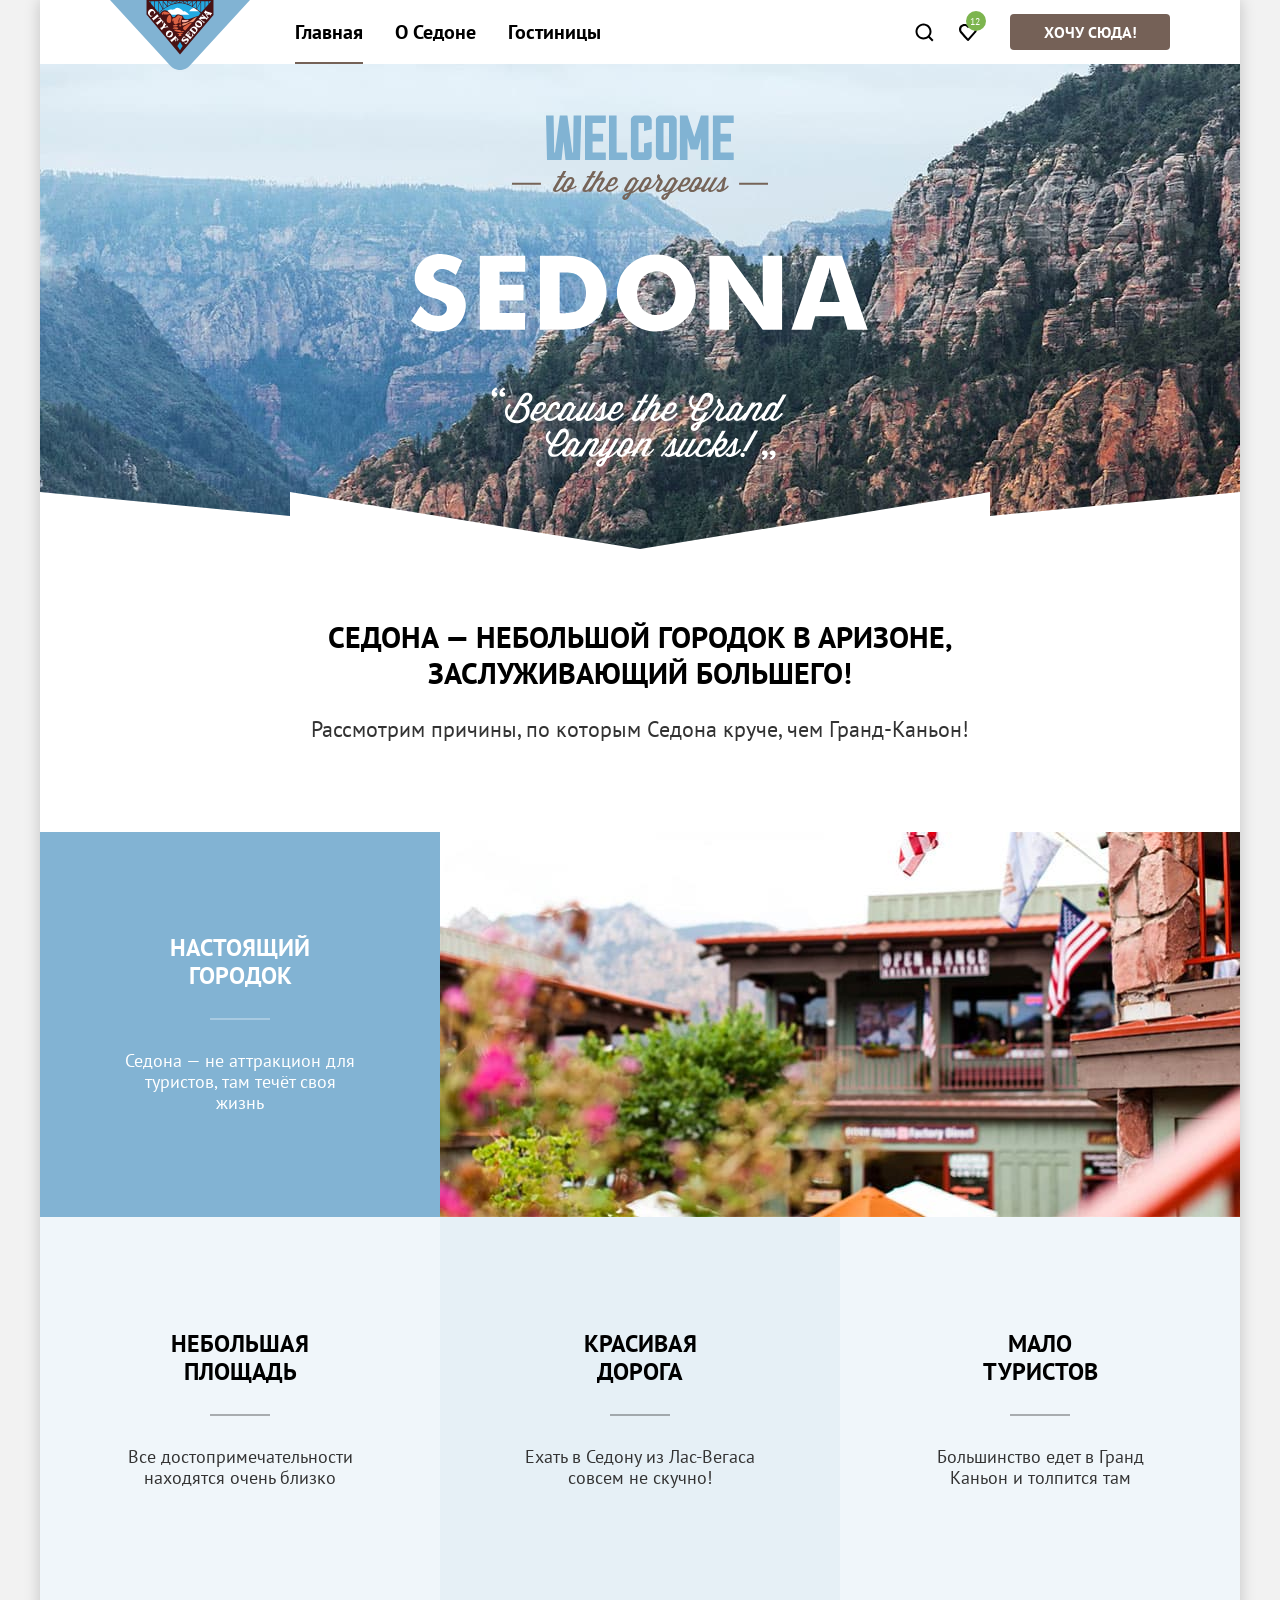
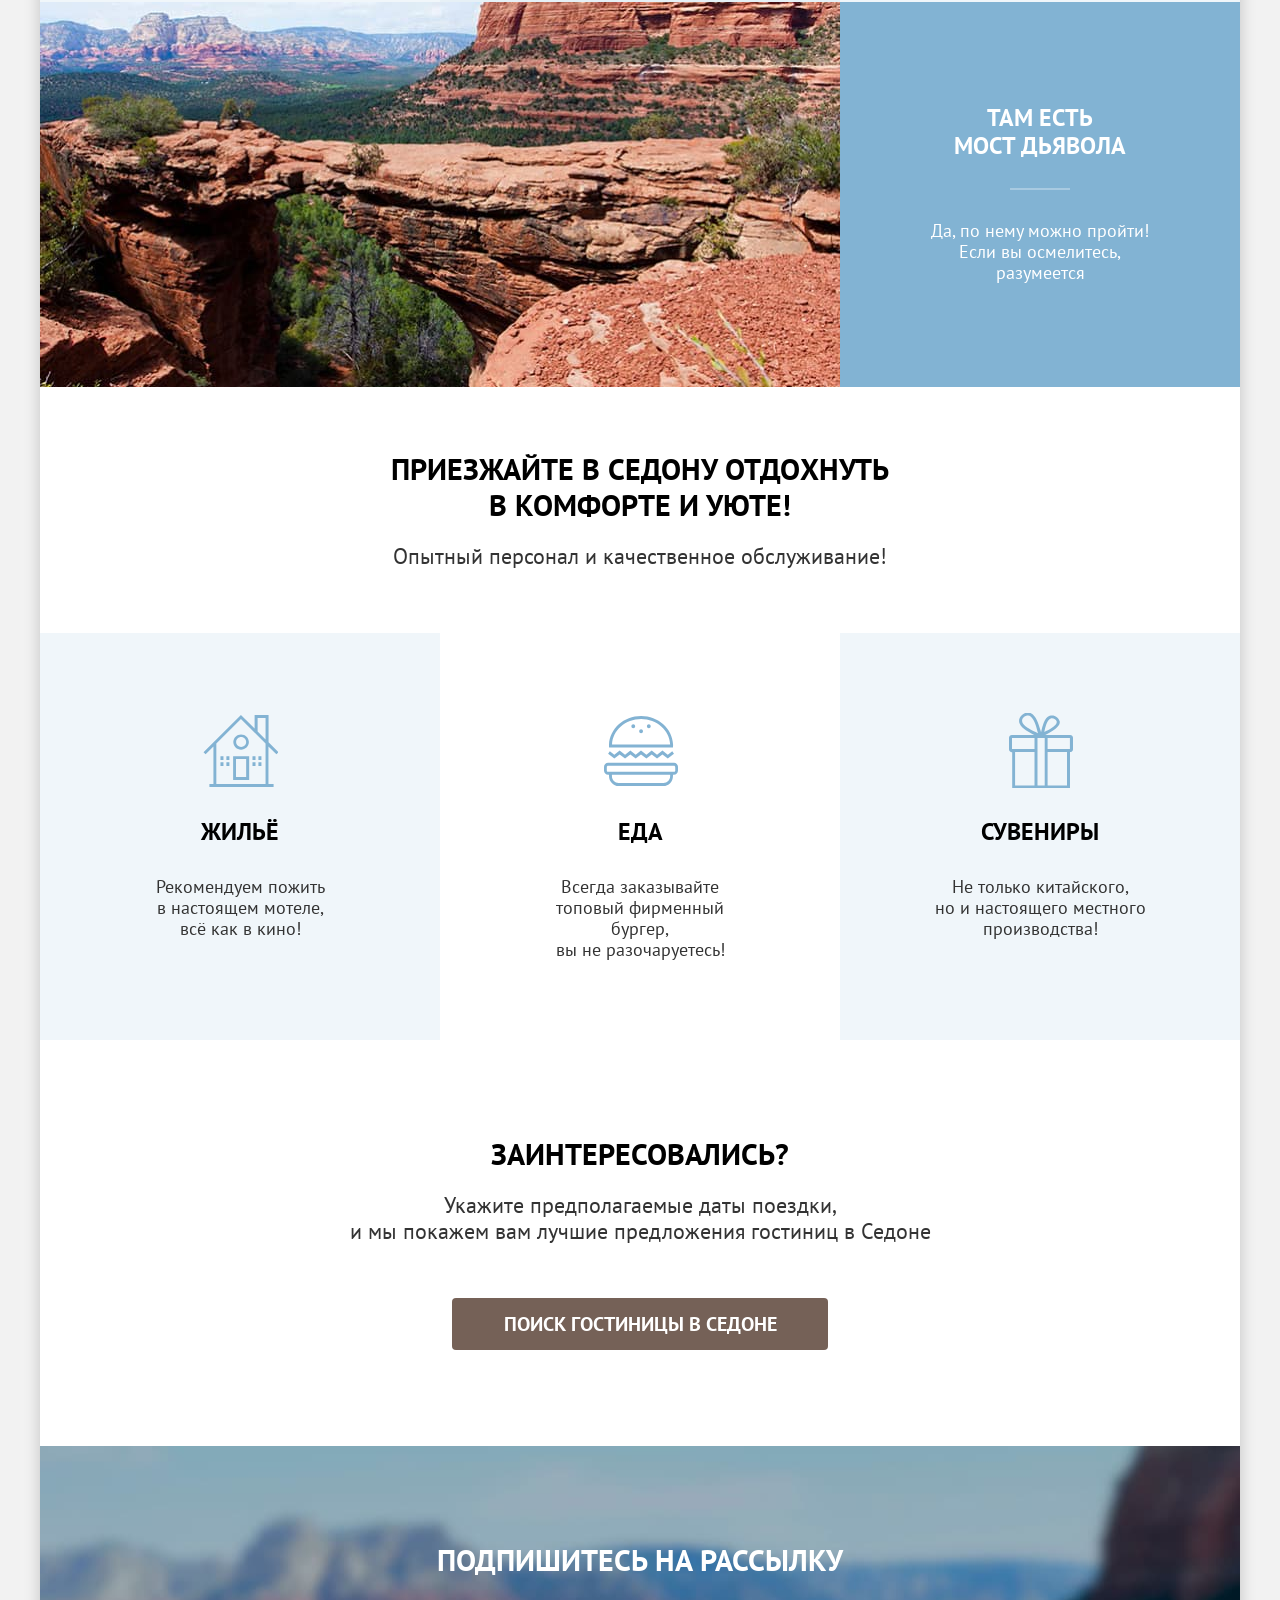
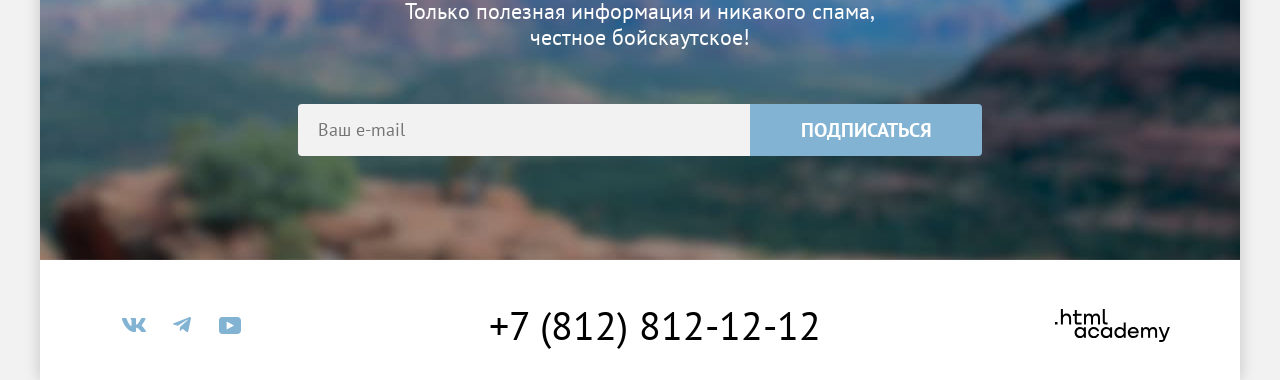
<file: index.html>
<!DOCTYPE html>
<html lang="ru">
  <head>
    <meta charset="utf-8">
    <title>HTML Academy: Седона</title>
    <link rel="stylesheet" href="styles/styles.css">
    <link rel="icon" href="favicon.ico" sizes="32x32">
  </head>
  <body>
    <div class="page-container">
      <header class="page-header" data-test="header">
        <a href="index.html" class="site-logo">
          <img src="images/site-logo.svg" width="140" height="70" alt="Логотип сайта Седона">
        </a>
        <nav class="nav">
          <ul class="nav-list">
            <li class="nav-item">
              <a class="nav-link nav-link-current">Главная</a>
            </li>
            <li class="nav-item">
              <a href="#" class="nav-link">О Седоне</a>
            </li>
            <li class="nav-item">
              <a href="catalog.html" class="nav-link">Гостиницы</a>
            </li>
          </ul>
          <ul class="nav-user-list">
            <li class="nav-user-item">
              <a href="#" class="nav-user-link search-icon">
                <span class="visually-hidden">Поиск</span>
              </a>
            </li>
            <li class="nav-user-item">
              <a href="#" class="nav-user-link heart-icon">
                <span class="visually-hidden">Избранное</span>
                <span class="favorites-count">12</span>
              </a>
            </li>
          </ul>
          <a href="#" class="btn btn-brown btn-desire">Хочу сюда!</a>
        </nav>
      </header>
      <main class="main-index" data-test="main">
        <section class="hero" data-test="hero">
          <h1 class="visually-hidden">Добро пожаловать в Седона</h1>
          <img src="images/welcome.svg" width="458" height="352" alt="Логотип приветствие Седона" class="hero-logo">
        </section>
        <section class="advantages" data-test="advantages">
          <div class="advantages-block">
            <h2 class="block-title">Седона — небольшой городок в Аризоне, заслуживающий большего!</h2>
            <p class="block-subtitle">Рассмотрим причины, по которым Седона круче, чем Гранд-Каньон!</p>
          </div>
          <ul class="advantages-list">
            <li class="advantages-item advantages-picture">
              <div class="advantages-container">
                <h3 class="item-title">Настоящий городок</h3>
                <p class="item-subtitle">Седона — не аттракцион для туристов, там течёт своя жизнь</p>
              </div>
              <img src="images/city.jpg" width="800" height="385" alt="Фото города Седона" class="advantages-img">
            </li>
            <li class="advantages-item">
              <h3 class="item-title">Небольшая площадь</h3>
              <p class="item-subtitle">Все достопримечательности находятся очень близко</p>
            </li>
            <li class="advantages-item">
              <h3 class="item-title">Красивая<br>дорога</h3>
              <p class="item-subtitle">Ехать в Седону из Лас-Вегаса совсем не скучно!</p>
            </li>
            <li class="advantages-item">
              <h3 class="item-title">Мало<br>туристов</h3>
              <p class="item-subtitle">Большинство едет в Гранд Каньон и толпится там</p>
            </li>
            <li class="advantages-item advantages-picture">
              <img src="images/bridge.jpg" width="800" height="385" alt="Фото моста дьявола" class="advantages-img">
              <div class="advantages-container">
                <h3 class="item-title">Там есть<br>мост дьявола</h3>
                <p class="item-subtitle">Да, по нему можно пройти! Если вы осмелитесь, разумеется</p>
              </div>
            </li>
          </ul>
        </section>
        <section class="services" data-test="service">
          <div class="services-block">
            <h2 class="block-title">Приезжайте в Седону отдохнуть в комфорте и уюте!</h2>
            <p class="block-subtitle">Опытный персонал и  качественное обслуживание!</p>
          </div>
          <h2 class="visually-hidden">Услуги</h2>
          <ul class="services-list">
            <li class="services-item house-icon">
              <h3 class="item-title">Жильё</h3>
              <p class="item-subtitle">Рекомендуем пожить в&nbsp;настоящем мотеле,<br>всё как&nbsp;в&nbsp;кино!</p>
            </li>
            <li class="services-item food-icon">
              <h3 class="item-title">Еда</h3>
              <p class="item-subtitle">Всегда заказывайте<br>топовый фирменный бургер,<br>вы не&nbsp;разочаруетесь!</p>
            </li>
            <li class="services-item souvenir-icon">
              <h3 class="item-title">Сувениры</h3>
              <p class="item-subtitle">Не&nbsp;только китайского,<br>но&nbsp;и&nbsp;настоящего местного производства!</p>
            </li>
          </ul>
        </section>
        <section class="hotel-search" data-test="search">
          <h2 class="block-title">Заинтересовались?</h2>
          <p class="block-subtitle">Укажите предполагаемые даты поездки,<br>и мы покажем вам лучшие предложения гостиниц в Седоне</p>
          <button class="btn btn-brown btn-large" type="button">Поиск гостиницы в седоне</button>
        </section>
        <section class="subscribe subscribe-background" data-test="subscribe">
          <h2 class="block-title">Подпишитесь на рассылку</h2>
          <p class="block-subtitle">Только полезная информация и никакого спама,<br>честное бойскаутское!</p>
          <form action="https://echo.htmlacademy.ru/" class="subscribe-form" method="post">
            <label for="email" class="visually-hidden">Отправить email</label>
            <input type="email" class="subscribe-inp" required aria-label="Электронная почта" name="email" id="email" placeholder="Ваш e-mail">
            <button type="submit" class="btn btn-blue btn-large">Подписаться</button>
          </form>
        </section>
      </main>
      <footer class="page-footer" data-test="footer">
        <ul class="footer-social-list">
          <li class="footer-social-item">
            <a href="#" class="footer-social-link">
              <span class="visually-hidden">VK</span>
              <svg xmlns="http://www.w3.org/2000/svg" width="24" height="14" fill="#83b3d3" viewBox="0 0 24 14">
                <path fill-rule="evenodd" d="M23.45.948c.166-.546 0-.948-.795-.948H20.03c-.668 0-.976.347-1.143.73 0 0-1.335 3.196-3.226 5.272-.612.602-.89.793-1.224.793-.167 0-.418-.191-.418-.738V.948c0-.656-.184-.948-.74-.948H9.151c-.417 0-.668.304-.668.593 0 .621.946.765 1.043 2.513v3.798c0 .833-.153.984-.487.984-.89 0-3.055-3.211-4.34-6.885C4.45.288 4.198 0 3.527 0H.9C.15 0 0 .347 0 .73c0 .682.89 4.07 4.145 8.551C6.315 12.341 9.37 14 12.153 14c1.669 0 1.875-.368 1.875-1.003v-2.313c0-.737.158-.884.687-.884.39 0 1.057.192 2.615 1.667C19.11 13.216 19.403 14 20.405 14h2.625c.75 0 1.126-.368.91-1.096-.238-.724-1.088-1.775-2.215-3.022-.612-.71-1.53-1.475-1.809-1.858-.389-.491-.278-.71 0-1.147 0 0 3.2-4.426 3.533-5.929z" clip-rule="evenodd" />
              </svg>
            </a>
          </li>
          <li class="footer-social-item">
            <a href="#" class="footer-social-link">
              <span class="visually-hidden">Telegram</span>
              <svg xmlns="http://www.w3.org/2000/svg" width="18" height="16" fill="#83b3d3" viewBox="0 0 18 16">
                <path d="M16.785.1.84 6.247C-.248 6.685-.24 7.292.64 7.563L4.735 8.84l9.472-5.976c.448-.273.857-.126.52.172L7.054 9.962H7.05h.002l-.283 4.22c.414 0 .597-.19.829-.413l1.988-1.934 4.136 3.055c.762.42 1.31.204 1.5-.706L17.938 1.39c.278-1.114-.425-1.619-1.153-1.29" />
              </svg>
            </a>
          </li>
          <li class="footer-social-item">
            <a href="#" class="footer-social-link">
              <span class="visually-hidden">YouTube</span>
              <svg xmlns="http://www.w3.org/2000/svg" width="22" height="17" fill="#83b3d3" viewBox="0 0 22 17">
                <path d="M18.607 0H3.174C1.314 0 0 1.594 0 3.4v10.094C0 15.406 1.313 17 3.174 17h15.652C20.468 17 22 15.406 22 13.6V3.4C21.781 1.594 20.468 0 18.607 0M7.662 12.538V4.463L14.995 8.5z" />
              </svg>
            </a>
          </li>
        </ul>
        <div class="footer-contact-wrapper">
          <a href="tel:88128121212" class="footer-contact-number">+7 (812) 812-12-12</a>
        </div>
        <a href="https://htmlacademy.ru/intensive/htmlcss" class="footer-logo-link">
          <svg xmlns="http://www.w3.org/2000/svg" width="115" height="33" role="img" aria-label="Логотип htmlacademy" fill="#000" viewBox="0 0 115 33">
            <path d="M0 12.9v2.6h2.5v-2.6zM11.6 4.5c-1.6 0-2.8.7-3.6 1.7h-.1V0h-2v15.5h2v-5.3c0-2.1 1.3-3.6 3.3-3.6 1.8 0 2.9 1.4 2.9 3.2v5.7h2V9.4c.1-3-1.8-4.9-4.5-4.9M26.6 4.8h-4.8V1.1h-2v3.8h-1.9v2h1.9v6c0 1.7 1 2.7 2.7 2.7h4.1v-2h-3.7c-.7 0-1.1-.4-1.1-1.1V6.8h4.8zM41.1 4.6c-1.6 0-2.9.8-3.5 2.1h-.1c-.6-1.2-1.8-2.1-3.4-2.1-1.4 0-2.5.8-3.1 1.8h-.1V4.8H29v10.6h2V10c0-2 1-3.5 2.6-3.5 1.5 0 2.4 1 2.4 2.6v6.3h2V9.8c0-2.4 1.4-3.3 2.6-3.3 1.5 0 2.4 1 2.4 2.6v6.3h2V8.9c.1-2.5-1.4-4.3-3.9-4.3M47.8 12.7c0 1.7 1 2.7 2.8 2.7h2v-2h-1.7c-.7 0-1.1-.4-1.1-1.1V0h-2zM28.9 19.7c-.9-1.1-2.2-1.8-3.9-1.8-3.1 0-5.4 2.3-5.4 5.6s2.3 5.6 5.4 5.6c1.8 0 3-.8 3.8-1.9h.1v1.6h2V18.2h-2zm-3.6 7.4c-2.2 0-3.6-1.6-3.6-3.6s1.4-3.6 3.6-3.6 3.6 1.6 3.6 3.6c0 1.9-1.4 3.6-3.6 3.6M44.2 22c-.5-2.4-2.6-4.1-5.4-4.1-3.4 0-5.6 2.5-5.6 5.6s2.2 5.6 5.6 5.6c2.8 0 4.9-1.8 5.4-4.2h-2.1c-.4 1.3-1.7 2.3-3.3 2.3-2.2 0-3.6-1.6-3.6-3.6s1.4-3.6 3.6-3.6c1.6 0 2.8 1 3.3 2.2h2.1zM55.1 19.7c-.9-1.1-2.2-1.8-3.9-1.8-3.1 0-5.4 2.3-5.4 5.6s2.3 5.6 5.4 5.6c1.8 0 3-.8 3.8-1.9h.1v1.6h2V18.2h-2zm-3.6 7.4c-2.2 0-3.6-1.6-3.6-3.6s1.4-3.6 3.6-3.6 3.6 1.6 3.6 3.6c0 1.9-1.5 3.6-3.6 3.6M68.7 19.8c-.9-1.1-2.2-1.9-3.9-1.9-3.1 0-5.4 2.3-5.4 5.6s2.2 5.6 5.4 5.6c1.7 0 3-.8 3.8-1.8h.1v1.5h2V13.4h-2zm-3.6 7.3c-2.2 0-3.6-1.6-3.6-3.6s1.4-3.6 3.6-3.6 3.6 1.6 3.6 3.6c-.1 2-1.5 3.6-3.6 3.6M78.3 17.9c-3.3 0-5.5 2.5-5.5 5.6 0 3 2.1 5.6 5.5 5.6 2.5 0 4.5-1.3 5.2-3.6h-2.1c-.5 1-1.6 1.6-3 1.6-1.9 0-3.3-1.3-3.4-2.9h8.8c.2-3.6-2-6.3-5.5-6.3m0 1.9c1.7 0 3 1 3.3 2.6h-6.5c.3-1.5 1.5-2.6 3.2-2.6M98.2 17.9c-1.6 0-2.9.8-3.6 2h-.1c-.6-1.2-1.8-2-3.4-2-1.4 0-2.5.7-3.1 1.8v-1.5h-1.9v10.6h2v-5.4c0-2 1-3.4 2.6-3.5 1.5 0 2.4 1 2.4 2.6v6.3h2v-5.6c0-2.4 1.4-3.3 2.6-3.3 1.5 0 2.4 1 2.4 2.6v6.3h2v-6.5c.1-2.6-1.4-4.4-3.9-4.4M109.4 27l-3.6-8.9h-2.2l4.8 11.6c-.3.9-.7 1.2-1.7 1.2h-2.5v2h2.5c1.8 0 2.8-.8 3.5-2.6l4.7-12.2h-2.1z" />
          </svg>
        </a>
      </footer>
      <div class="modal-container modal-hidden">
        <div class="modal">
          <button class="modal-close-btn" type="button">
            <span class="visually-hidden">Закрыть</span>
          </button>
          <section class="modal-content">
            <h2 class="modal-title block-title">Поиск гостиницы в Седоне</h2>
            <form action="https://echo.htmlacademy.ru/" method="post" class="modal-form">
              <label class="form-label" for="arrival-date">Дата заезда:</label>
              <div class="form-field">
                <input class="form-input" id="arrival-date" name="arrival-date" type="text" value="27 апреля 2020" required placeholder="Укажите дату">
                <span class="form-message invalid-message">Мы не можем отправить вас в прошлое.</span>
              </div>
              <label class="form-label" for="departure-date">Дата выезда:</label>
              <div class="form-field">
                <input class="form-input" id="departure-date" name="departure-date" type="text" value="1 сентября 2023" required placeholder="Укажите дату">
                <span class="form-message">На эти даты есть свободные номера. Пока есть.</span>
              </div>
              <label class="form-label label-counter" for="adults">Взрослые:</label>
              <div class="form-counter">
                <button type="button" class="counter-btn btn-minus">
                  <span class="visually-hidden">Уменьшить количество</span>
                  <svg width="20" height="20" viewBox="0 0 20 20" fill="rgba(117, 97, 87, 0.3)" xmlns="http://www.w3.org/2000/svg">
                    <path d="M3 9V11H17V9H3Z"/>
                  </svg>
                </button>
                <input class="form-input" id="adults" name="adults" type="number" value="2" max="9999" required>
                <button type="button" class="counter-btn btn-plus">
                  <span class="visually-hidden">Увеличить количество</span>
                  <svg width="20" height="20" viewBox="0 0 20 20" fill="rgba(117, 97, 87, 0.3)" xmlns="http://www.w3.org/2000/svg">
                    <path d="M17 9H11V3H9V9H3V11H9V17H11V11H17V9Z"/>
                  </svg>
                </button>
              </div>
              <div class="label-wrapper">
                <label class="form-label label-counter" for="children">Дети:</label>
                <span class="tooltip">
                  <button class="tooltip-toggle" type="button" aria-labelledby="tooltip-label-count">
                    <span class="visually-hidden">Подробная информация</span>
                  </button>
                  <span class="tooltip-text" role="tooltip" id="tooltip-label-count">Укажите количество детей, которые будут с вами, возраст которых от 6 до 18 лет. Дети до 6 лет размещаются бесплатно.</span>
                </span>
              </div>
              <div class="form-counter">
                <button type="button" class="counter-btn btn-minus">
                  <span class="visually-hidden">Уменьшить количество</span>
                  <svg width="20" height="20" viewBox="0 0 20 20" fill="rgba(117, 97, 87, 0.3)" xmlns="http://www.w3.org/2000/svg">
                    <path d="M3 9V11H17V9H3Z"/>
                  </svg>
                </button>
                <input class="form-input" id="children" name="children" type="number" value="2" max="9999">
                <button type="button" class="counter-btn btn-plus">
                  <span class="visually-hidden">Увеличить количество</span>
                  <svg width="20" height="20" viewBox="0 0 20 20" fill="rgba(117, 97, 87, 0.3)" xmlns="http://www.w3.org/2000/svg">
                    <path d="M17 9H11V3H9V9H3V11H9V17H11V11H17V9Z"/>
                  </svg>
                </button>
              </div>
              <button class="modal-form-submit btn btn-blue btn-large" type="submit">Найти</button>
            </form>
          </section>
        </div>
      </div>
    </div>
  </body>
</html>
</file>
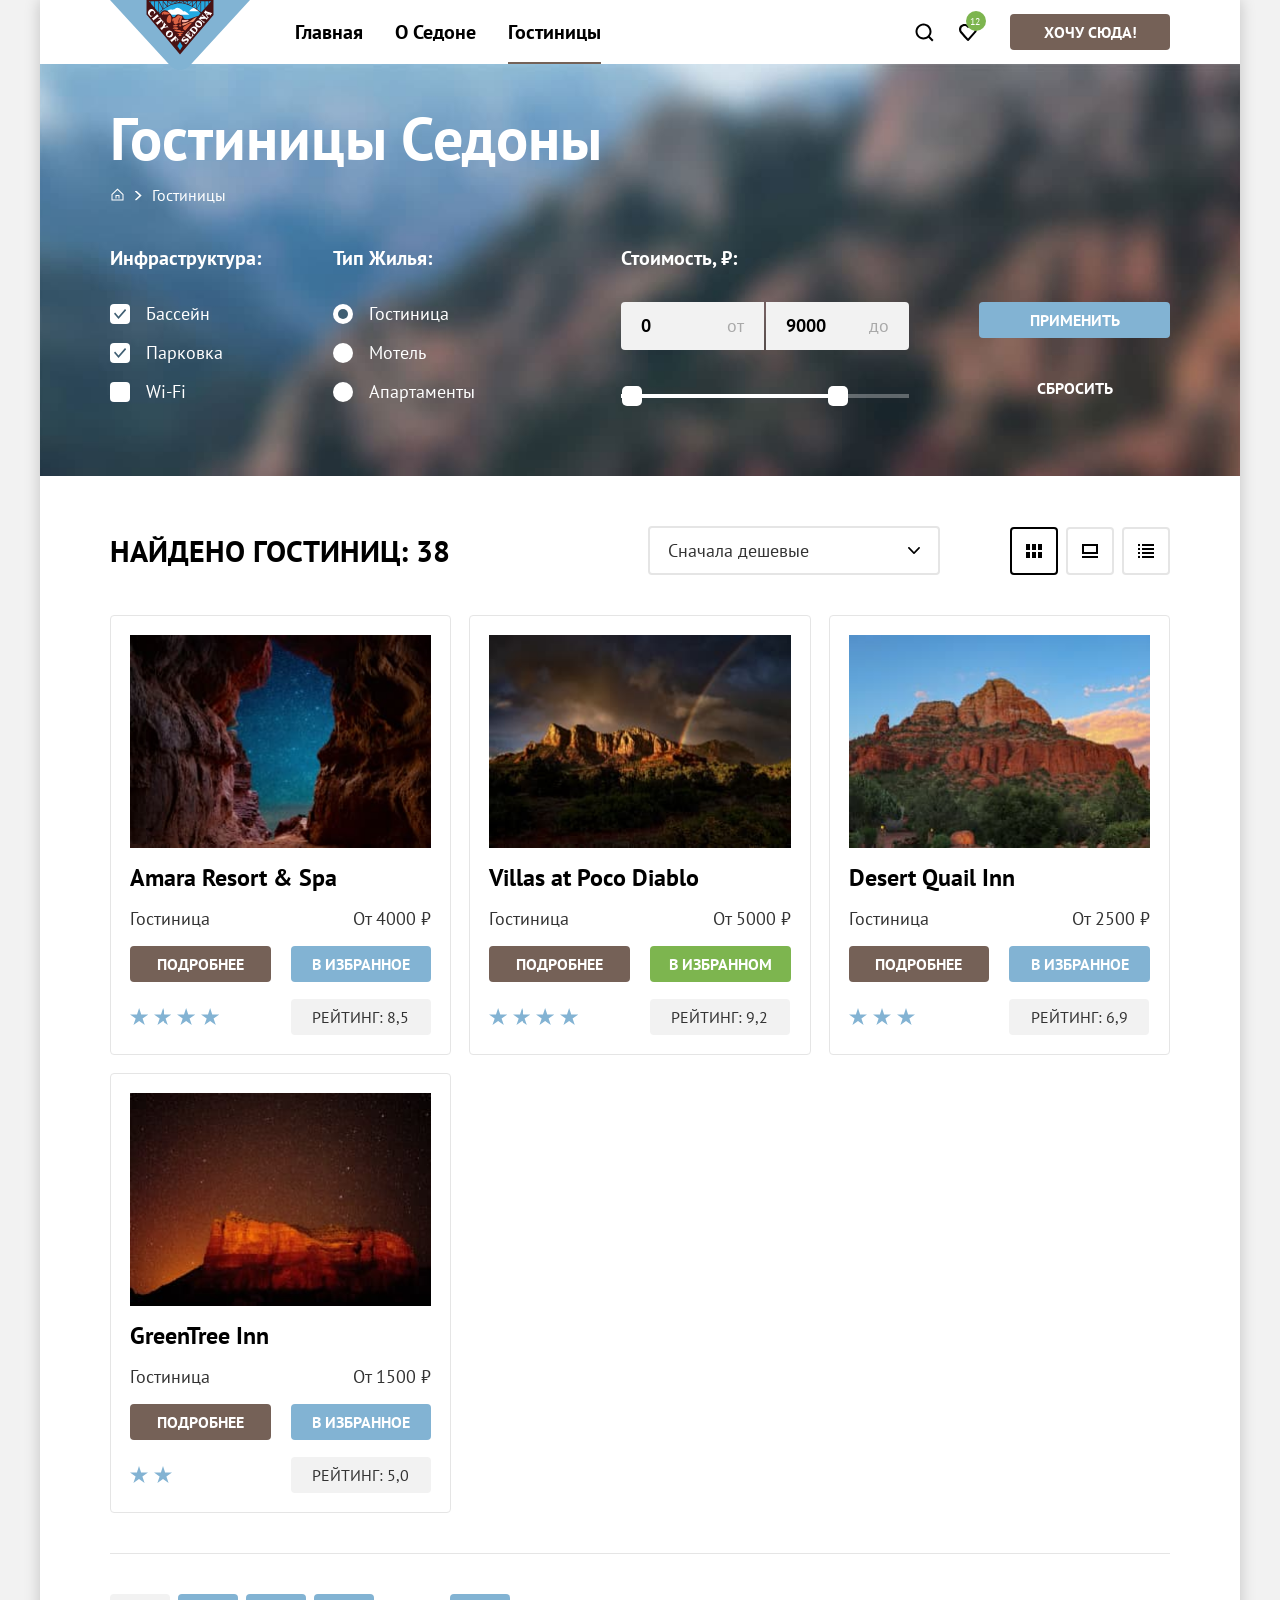
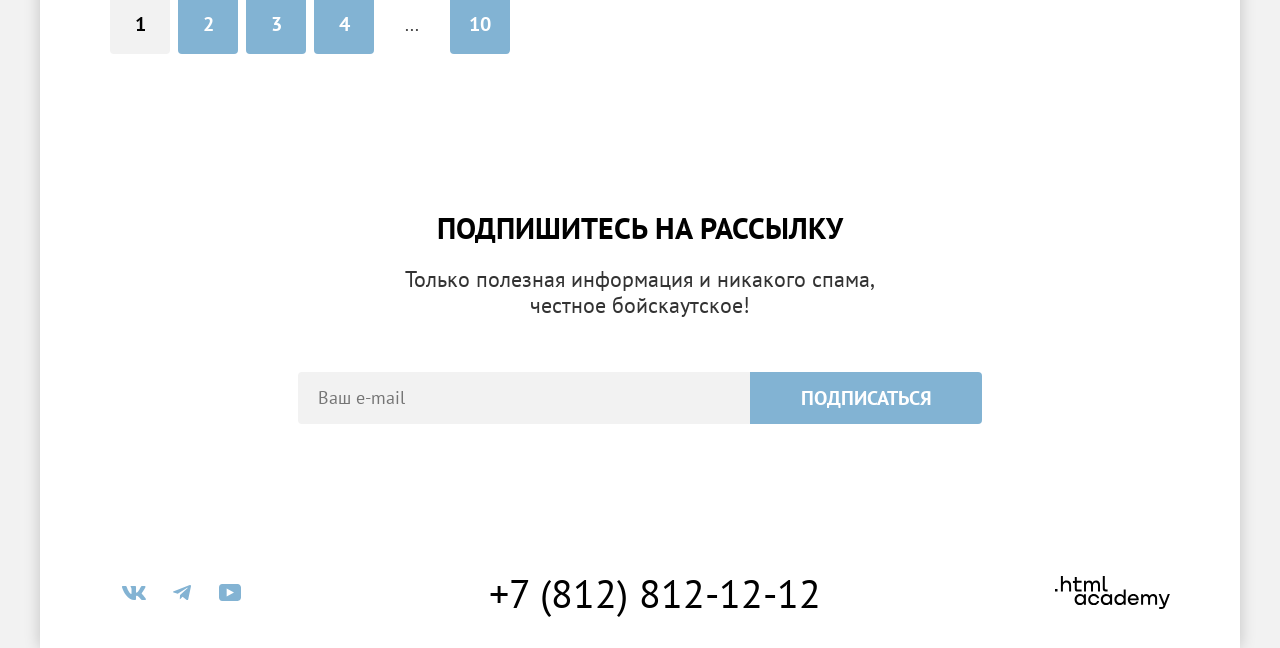
<file: catalog.html>
<!DOCTYPE html>
<html lang="ru">
<head>
  <meta charset="UTF-8">
  <title>HTML Academy: Седона</title>
  <link rel="stylesheet" href="styles/styles.css">
  <link rel="icon" href="favicon.ico" sizes="32x32">
</head>
<body>
  <div class="page-container">
    <header class="page-header" data-test="header">
      <a href="index.html" class="site-logo">
        <img src="images/site-logo.svg" width="140" height="70" alt="Логотип сайта Седона">
      </a>
      <nav class="nav">
        <ul class="nav-list">
          <li class="nav-item">
            <a href="index.html" class="nav-link">Главная</a>
          </li>
          <li class="nav-item">
            <a href="#" class="nav-link">О Седоне</a>
          </li>
          <li class="nav-item">
            <a class="nav-link nav-link-current">Гостиницы</a>
          </li>
        </ul>
        <ul class="nav-user-list">
          <li class="nav-user-item">
            <a href="#" class="nav-user-link search-icon">
              <span class="visually-hidden">Поиск</span>
            </a>
          </li>
          <li class="nav-user-item">
            <a href="#" class="nav-user-link heart-icon">
              <span class="visually-hidden">Избранное</span>
              <span class="favorites-count">12</span>
            </a>
          </li>
        </ul>
        <a href="#" class="btn btn-brown btn-desire">Хочу сюда!</a>
      </nav>
    </header>
    <main class="main-inner" data-test="main">
      <header class="inner-header">
        <h1 class="inner-header-title">Гостиницы Седоны</h1>
        <ul class="breadcrumbs">
          <li class="breadcrumbs-item">
            <a href="index.html" class="breadcrumbs-link breadcrumbs-link-home">
              <span class="visually-hidden">Главная</span>
            </a>
          </li>
          <li class="breadcrumbs-item">
            <a class="breadcrumbs-link">Гостиницы</a>
          </li>
        </ul>
        <form action="https://echo.htmlacademy.ru/" class="catalog-filter" method="post" data-test="filter">
          <fieldset class="catalog-filter-group">
            <legend class="catalog-filter-title">Инфраструктура:</legend>
            <ul class="catalog-filter-list">
              <li class="catalog-filter-item">
                <label class="control">
                  <input type="checkbox" class="control-input visually-hidden" name="infrastructure" value="pool" checked>
                  <span class="control-mark"></span>
                  <span class="control-label">Бассейн</span>
                </label>
              </li>
              <li class="catalog-filter-item">
                <label class="control">
                  <input type="checkbox" class="control-input visually-hidden" name="infrastructure" value="parking" checked>
                  <span class="control-mark"></span>
                  <span class="control-label">Парковка</span>
                </label>
              </li>
              <li class="catalog-filter-item">
                <label class="control">
                  <input type="checkbox" class="control-input visually-hidden" name="infrastructure" value="wifi">
                  <span class="control-mark"></span>
                  <span class="control-label">Wi-Fi</span>
                </label>
              </li>
            </ul>
          </fieldset>
          <fieldset class="catalog-filter-group">
            <legend class="catalog-filter-title">Тип Жилья:</legend>
            <ul class="catalog-filter-list">
              <li class="catalog-filter-item">
                <label class="control">
                  <input type="radio" class="control-input visually-hidden" name="housing" value="hotel" checked>
                  <span class="control-mark"></span>
                  <span class="control-label">Гостиница</span>
                </label>
              </li>
              <li class="catalog-filter-item">
                <label class="control">
                  <input type="radio" class="control-input visually-hidden" name="housing" value="motel">
                  <span class="control-mark"></span>
                  <span class="control-label">Мотель</span>
                </label>
              </li>
              <li class="catalog-filter-item">
                <label class="control">
                  <input type="radio" class="control-input visually-hidden" name="housing" value="apartments">
                  <span class="control-mark"></span>
                  <span class="control-label">Апартаменты</span>
                </label>
              </li>
            </ul>
          </fieldset>
          <fieldset class="catalog-filter-group group-range">
            <legend class="catalog-filter-title">Стоимость, ₽:</legend>
            <div class="range">
              <div class="range-wrapper-inputs">
                  <div class="range-input">
                    <label for="sum-min" class="range-label">от</label>
                    <input type="number" id="sum-min" class="control-input-minmax input-min" name="sum-min" value="0">
                  </div>
                  <div class="range-input">
                    <label for="sum-max" class="range-label">до</label>
                    <input type="number" id="sum-max" class="control-input-minmax input-max" name="sum-max" value="9000">
                  </div>

                </div>
              <div class="range-scale">
                <div class="range-bar" style="left: 0px; width: 226px">
                  <button type="button" class="range-toggle toggle-min">
                    <span class="visually-hidden">Изменить минимальную цену</span>
                  </button>
                  <button type="button" class="range-toggle toggle-max">
                    <span class="visually-hidden">Изменить максимальную цену</span>
                  </button>
                </div>
              </div>
            </div>
          </fieldset>
          <div class="catalog-filter-buttons">
            <button type="submit" class="btn btn-blue catalog-filter-submit">Применить</button>
            <button type="reset" class="btn btn-transparent catalog-filter-reset">Сбросить</button>
          </div>
        </form>
      </header>
      <section class="catalog" data-test="catalog">
        <h2 class="visually-hidden">Каталог гостиниц</h2>
        <div class="search">
          <p class="search-title">Найдено гостиниц: 38</p>
          <select class="select-control" aria-label="Сортировка" name="view-mode">
            <option value="cheap">Сначала дешевые</option>
            <option value="popular">Сначала популярные</option>
          </select>
          <ul class="view-list">
            <li class="view-item">
              <a href="catalog.html?view=tile" class="view-link view-link-current view-tile-icon">
                <span class="visually-hidden">Показать плиткой</span>
              </a>
            </li>
            <li class="view-item">
              <a href="catalog.html?view=card" class="view-link view-card-icon">
                <span class="visually-hidden">Показать карточку</span>
              </a>
            </li>
            <li class="view-item">
              <a href="catalog.html?view=list" class="view-link view-list-icon">
                <span class="visually-hidden">Показать списком</span>
              </a>
            </li>
          </ul>
        </div>
        <ul class="hotels-list">
          <li class="hotels-card">
            <img src="images/catalog/hotel-1.jpg" width="300" height="212" alt="Фото гостиницы Amara Resort & Spa" class="hotels-card-photo">
            <h3 class="hotels-card-title">Amara Resort & Spa</h3>
            <div class="hotels-card-container">
              <p class="hotels-card-type">Гостиница</p>
              <p class="hotels-card-price">От 4000 ₽</p>
              <a href="#" class="hotels-card-link btn btn-brown">подробнее</a>
              <button type="button" class="btn btn-blue">в избранное</button>
              <div class="hotels-card-stars four-stars">
                <span class="visually-hidden">4 звезды</span>
              </div>
              <p class="hotels-card-rating">Рейтинг: 8,5</p>
            </div>
          </li>
          <li class="hotels-card">
            <img src="images/catalog/hotel-2.jpg" width="300" height="212" alt="Фото гостиницы Villas at Poco Diablo" class="hotels-card-photo">
            <h3 class="hotels-card-title">Villas at Poco Diablo</h3>
            <div class="hotels-card-container">
              <p class="hotels-card-type">Гостиница</p>
              <p class="hotels-card-price">От 5000 ₽</p>
              <a href="#" class="hotels-card-link btn btn-brown">подробнее</a>
              <button type="button" class="hotels-card-favorites btn btn-green">в избранном</button>
              <div class="hotels-card-stars four-stars">
                <span class="visually-hidden">4 звезды</span>
              </div>
              <p class="hotels-card-rating">Рейтинг: 9,2</p>
            </div>
          </li>
          <li class="hotels-card">
            <img src="images/catalog/hotel-3.jpg" width="300" height="212" alt="Фото гостиницы Desert Quail Inn" class="hotels-card-photo">
            <h3 class="hotels-card-title">Desert Quail Inn</h3>
            <div class="hotels-card-container">
              <p class="hotels-card-type">Гостиница</p>
              <p class="hotels-card-price">От 2500 ₽</p>
              <a href="#" class="hotels-card-link btn btn-brown">подробнее</a>
              <button type="button" class="hotels-card-favorites btn btn-blue">в избранное</button>
              <div class="hotels-card-stars three-stars">
                <span class="visually-hidden">3 звезды</span>
              </div>
              <p class="hotels-card-rating">Рейтинг: 6,9</p>
            </div>
          </li>
          <li class="hotels-card">
            <img src="images/catalog/hotel-4.jpg" width="300" height="212" alt="Фото гостиницы GreenTree Inn" class="hotels-card-photo">
            <h3 class="hotels-card-title">GreenTree Inn</h3>
            <div class="hotels-card-container">
              <p class="hotels-card-type">Гостиница</p>
              <p class="hotels-card-price">От 1500 ₽</p>
              <a href="#" class="hotels-card-link btn btn-brown">подробнее</a>
              <button type="button" class="hotels-card-favorites btn btn-blue">в избранное</button>
              <div class="hotels-card-stars two-stars">
                <span class="visually-hidden">2 звезды</span>
              </div>
              <p class="hotels-card-rating">Рейтинг: 5,0</p>
            </div>
          </li>
        </ul>
        <ul class="pagination-list">
          <li class="pagination-item">
            <a class="pagination-link pagination-link-current">1</a>
          </li>
          <li class="pagination-item">
            <a href="#" class="pagination-link">2</a>
          </li>
          <li class="pagination-item">
            <a href="#" class="pagination-link">3</a>
          </li>
          <li class="pagination-item">
            <a href="#" class="pagination-link">4</a>
          </li>
          <li class="pagination-item">
            ...
          </li>
          <li class="pagination-item">
            <a href="#" class="pagination-link">10</a>
          </li>
        </ul>
      </section>
      <section class="subscribe" data-test="subscribe">
        <h2 class="block-title">Подпишитесь на рассылку</h2>
        <p class="block-subtitle">Только полезная информация и никакого спама,<br>честное бойскаутское!</p>
        <form action="https://echo.htmlacademy.ru/" class="subscribe-form" method="post">
          <label for="email" class="visually-hidden">Отправить email</label>
          <input type="email" class="subscribe-inp" required aria-label="Электронная почта" id="email" name="email" placeholder="Ваш e-mail">
          <button type="submit" class="btn btn-blue btn-large">Подписаться</button>
        </form>
      </section>
    </main>
    <footer class="page-footer" data-test="footer">
        <ul class="footer-social-list">
          <li class="footer-social-item">
            <a href="#" class="footer-social-link">
              <span class="visually-hidden">VK</span>
              <svg xmlns="http://www.w3.org/2000/svg" width="24" height="14" fill="#83b3d3" viewBox="0 0 24 14">
                <path fill-rule="evenodd" d="M23.45.948c.166-.546 0-.948-.795-.948H20.03c-.668 0-.976.347-1.143.73 0 0-1.335 3.196-3.226 5.272-.612.602-.89.793-1.224.793-.167 0-.418-.191-.418-.738V.948c0-.656-.184-.948-.74-.948H9.151c-.417 0-.668.304-.668.593 0 .621.946.765 1.043 2.513v3.798c0 .833-.153.984-.487.984-.89 0-3.055-3.211-4.34-6.885C4.45.288 4.198 0 3.527 0H.9C.15 0 0 .347 0 .73c0 .682.89 4.07 4.145 8.551C6.315 12.341 9.37 14 12.153 14c1.669 0 1.875-.368 1.875-1.003v-2.313c0-.737.158-.884.687-.884.39 0 1.057.192 2.615 1.667C19.11 13.216 19.403 14 20.405 14h2.625c.75 0 1.126-.368.91-1.096-.238-.724-1.088-1.775-2.215-3.022-.612-.71-1.53-1.475-1.809-1.858-.389-.491-.278-.71 0-1.147 0 0 3.2-4.426 3.533-5.929z" clip-rule="evenodd" />
              </svg>
            </a>
          </li>
          <li class="footer-social-item">
            <a href="#" class="footer-social-link">
              <span class="visually-hidden">Telegram</span>
              <svg xmlns="http://www.w3.org/2000/svg" width="18" height="16" fill="#83b3d3" viewBox="0 0 18 16">
                <path d="M16.785.1.84 6.247C-.248 6.685-.24 7.292.64 7.563L4.735 8.84l9.472-5.976c.448-.273.857-.126.52.172L7.054 9.962H7.05h.002l-.283 4.22c.414 0 .597-.19.829-.413l1.988-1.934 4.136 3.055c.762.42 1.31.204 1.5-.706L17.938 1.39c.278-1.114-.425-1.619-1.153-1.29" />
              </svg>
            </a>
          </li>
          <li class="footer-social-item">
            <a href="#" class="footer-social-link">
              <span class="visually-hidden">YouTube</span>
              <svg xmlns="http://www.w3.org/2000/svg" width="22" height="17" fill="#83b3d3" viewBox="0 0 22 17">
                <path d="M18.607 0H3.174C1.314 0 0 1.594 0 3.4v10.094C0 15.406 1.313 17 3.174 17h15.652C20.468 17 22 15.406 22 13.6V3.4C21.781 1.594 20.468 0 18.607 0M7.662 12.538V4.463L14.995 8.5z" />
              </svg>
            </a>
          </li>
        </ul>
        <div class="footer-contact-wrapper">
          <a href="tel:88128121212" class="footer-contact-number">+7 (812) 812-12-12</a>
        </div>
        <a href="https://htmlacademy.ru/intensive/htmlcss" class="footer-logo-link">
          <svg xmlns="http://www.w3.org/2000/svg" width="115" height="33" role="img" aria-label="Логотип htmlacademy" fill="#000" viewBox="0 0 115 33">
            <path d="M0 12.9v2.6h2.5v-2.6zM11.6 4.5c-1.6 0-2.8.7-3.6 1.7h-.1V0h-2v15.5h2v-5.3c0-2.1 1.3-3.6 3.3-3.6 1.8 0 2.9 1.4 2.9 3.2v5.7h2V9.4c.1-3-1.8-4.9-4.5-4.9M26.6 4.8h-4.8V1.1h-2v3.8h-1.9v2h1.9v6c0 1.7 1 2.7 2.7 2.7h4.1v-2h-3.7c-.7 0-1.1-.4-1.1-1.1V6.8h4.8zM41.1 4.6c-1.6 0-2.9.8-3.5 2.1h-.1c-.6-1.2-1.8-2.1-3.4-2.1-1.4 0-2.5.8-3.1 1.8h-.1V4.8H29v10.6h2V10c0-2 1-3.5 2.6-3.5 1.5 0 2.4 1 2.4 2.6v6.3h2V9.8c0-2.4 1.4-3.3 2.6-3.3 1.5 0 2.4 1 2.4 2.6v6.3h2V8.9c.1-2.5-1.4-4.3-3.9-4.3M47.8 12.7c0 1.7 1 2.7 2.8 2.7h2v-2h-1.7c-.7 0-1.1-.4-1.1-1.1V0h-2zM28.9 19.7c-.9-1.1-2.2-1.8-3.9-1.8-3.1 0-5.4 2.3-5.4 5.6s2.3 5.6 5.4 5.6c1.8 0 3-.8 3.8-1.9h.1v1.6h2V18.2h-2zm-3.6 7.4c-2.2 0-3.6-1.6-3.6-3.6s1.4-3.6 3.6-3.6 3.6 1.6 3.6 3.6c0 1.9-1.4 3.6-3.6 3.6M44.2 22c-.5-2.4-2.6-4.1-5.4-4.1-3.4 0-5.6 2.5-5.6 5.6s2.2 5.6 5.6 5.6c2.8 0 4.9-1.8 5.4-4.2h-2.1c-.4 1.3-1.7 2.3-3.3 2.3-2.2 0-3.6-1.6-3.6-3.6s1.4-3.6 3.6-3.6c1.6 0 2.8 1 3.3 2.2h2.1zM55.1 19.7c-.9-1.1-2.2-1.8-3.9-1.8-3.1 0-5.4 2.3-5.4 5.6s2.3 5.6 5.4 5.6c1.8 0 3-.8 3.8-1.9h.1v1.6h2V18.2h-2zm-3.6 7.4c-2.2 0-3.6-1.6-3.6-3.6s1.4-3.6 3.6-3.6 3.6 1.6 3.6 3.6c0 1.9-1.5 3.6-3.6 3.6M68.7 19.8c-.9-1.1-2.2-1.9-3.9-1.9-3.1 0-5.4 2.3-5.4 5.6s2.2 5.6 5.4 5.6c1.7 0 3-.8 3.8-1.8h.1v1.5h2V13.4h-2zm-3.6 7.3c-2.2 0-3.6-1.6-3.6-3.6s1.4-3.6 3.6-3.6 3.6 1.6 3.6 3.6c-.1 2-1.5 3.6-3.6 3.6M78.3 17.9c-3.3 0-5.5 2.5-5.5 5.6 0 3 2.1 5.6 5.5 5.6 2.5 0 4.5-1.3 5.2-3.6h-2.1c-.5 1-1.6 1.6-3 1.6-1.9 0-3.3-1.3-3.4-2.9h8.8c.2-3.6-2-6.3-5.5-6.3m0 1.9c1.7 0 3 1 3.3 2.6h-6.5c.3-1.5 1.5-2.6 3.2-2.6M98.2 17.9c-1.6 0-2.9.8-3.6 2h-.1c-.6-1.2-1.8-2-3.4-2-1.4 0-2.5.7-3.1 1.8v-1.5h-1.9v10.6h2v-5.4c0-2 1-3.4 2.6-3.5 1.5 0 2.4 1 2.4 2.6v6.3h2v-5.6c0-2.4 1.4-3.3 2.6-3.3 1.5 0 2.4 1 2.4 2.6v6.3h2v-6.5c.1-2.6-1.4-4.4-3.9-4.4M109.4 27l-3.6-8.9h-2.2l4.8 11.6c-.3.9-.7 1.2-1.7 1.2h-2.5v2h2.5c1.8 0 2.8-.8 3.5-2.6l4.7-12.2h-2.1z" />
          </svg>
        </a>
      </footer>
  </div>
</body>
</html>
</file>
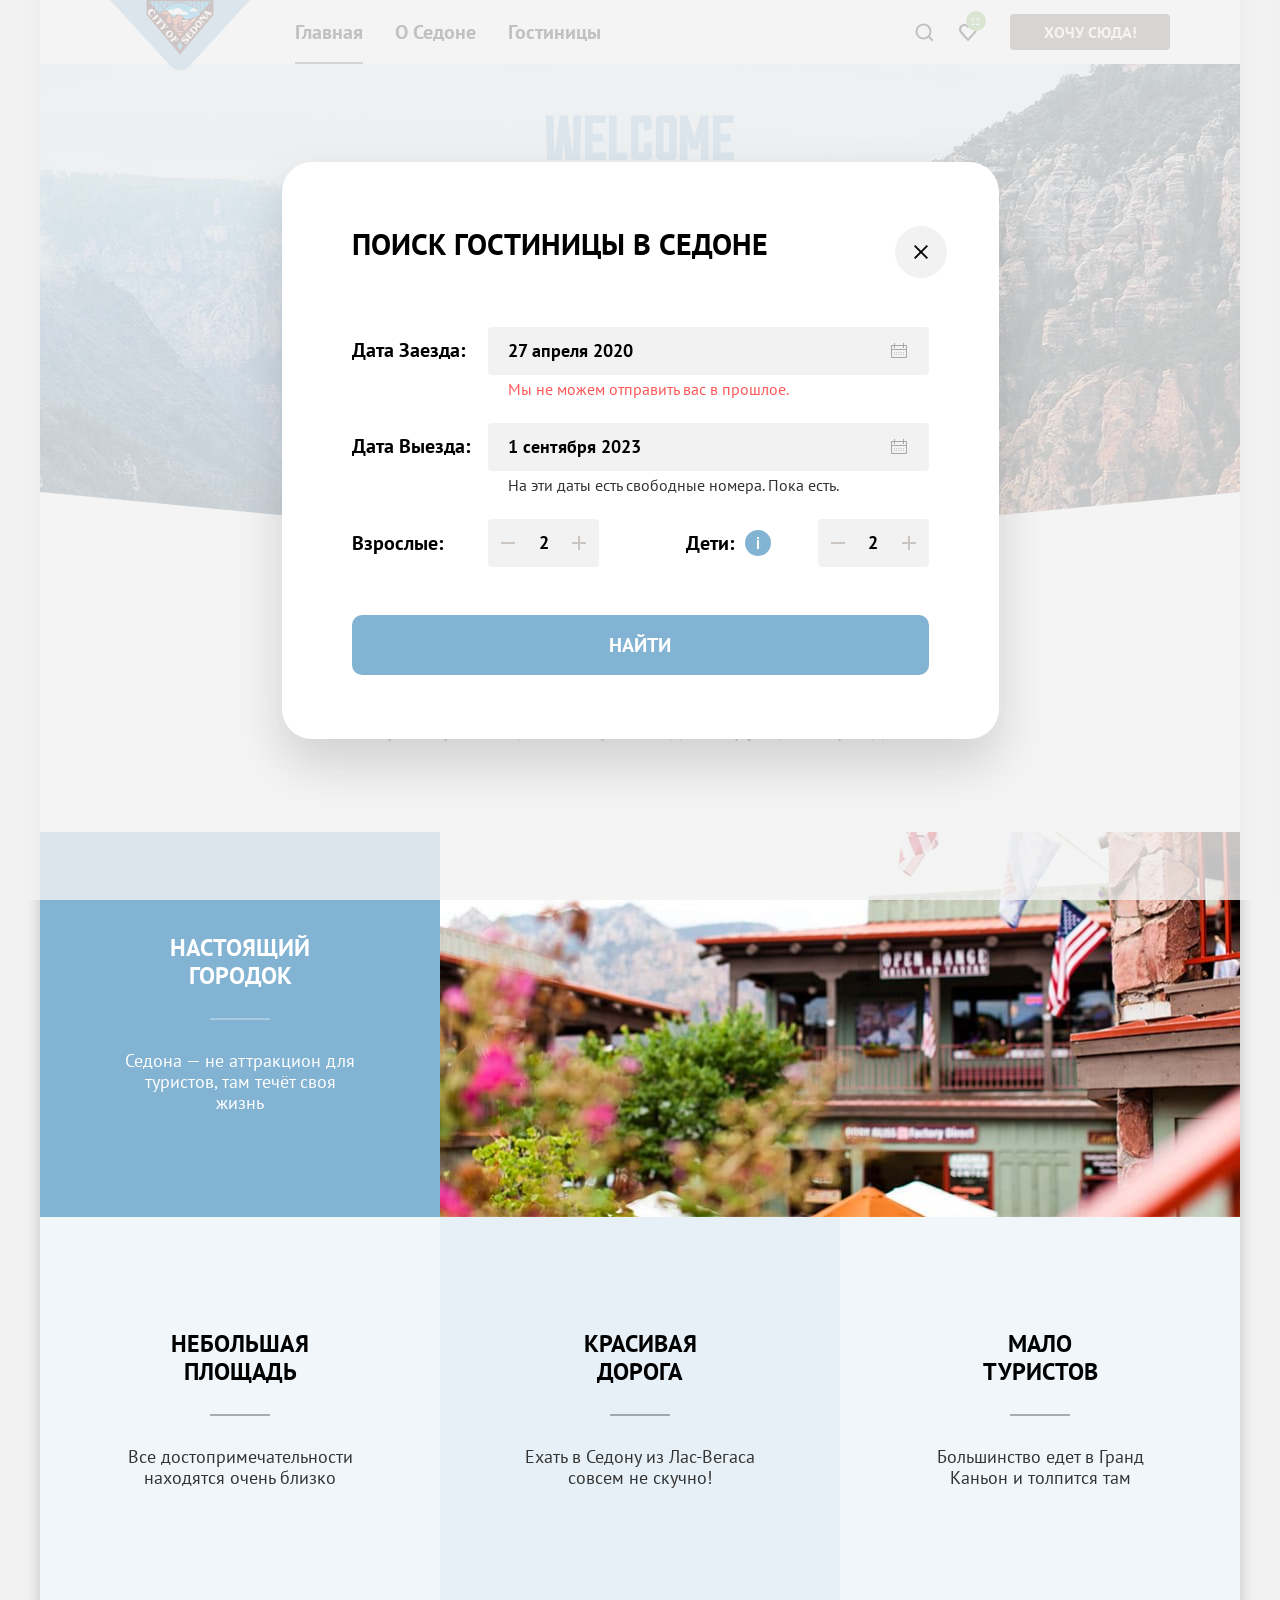
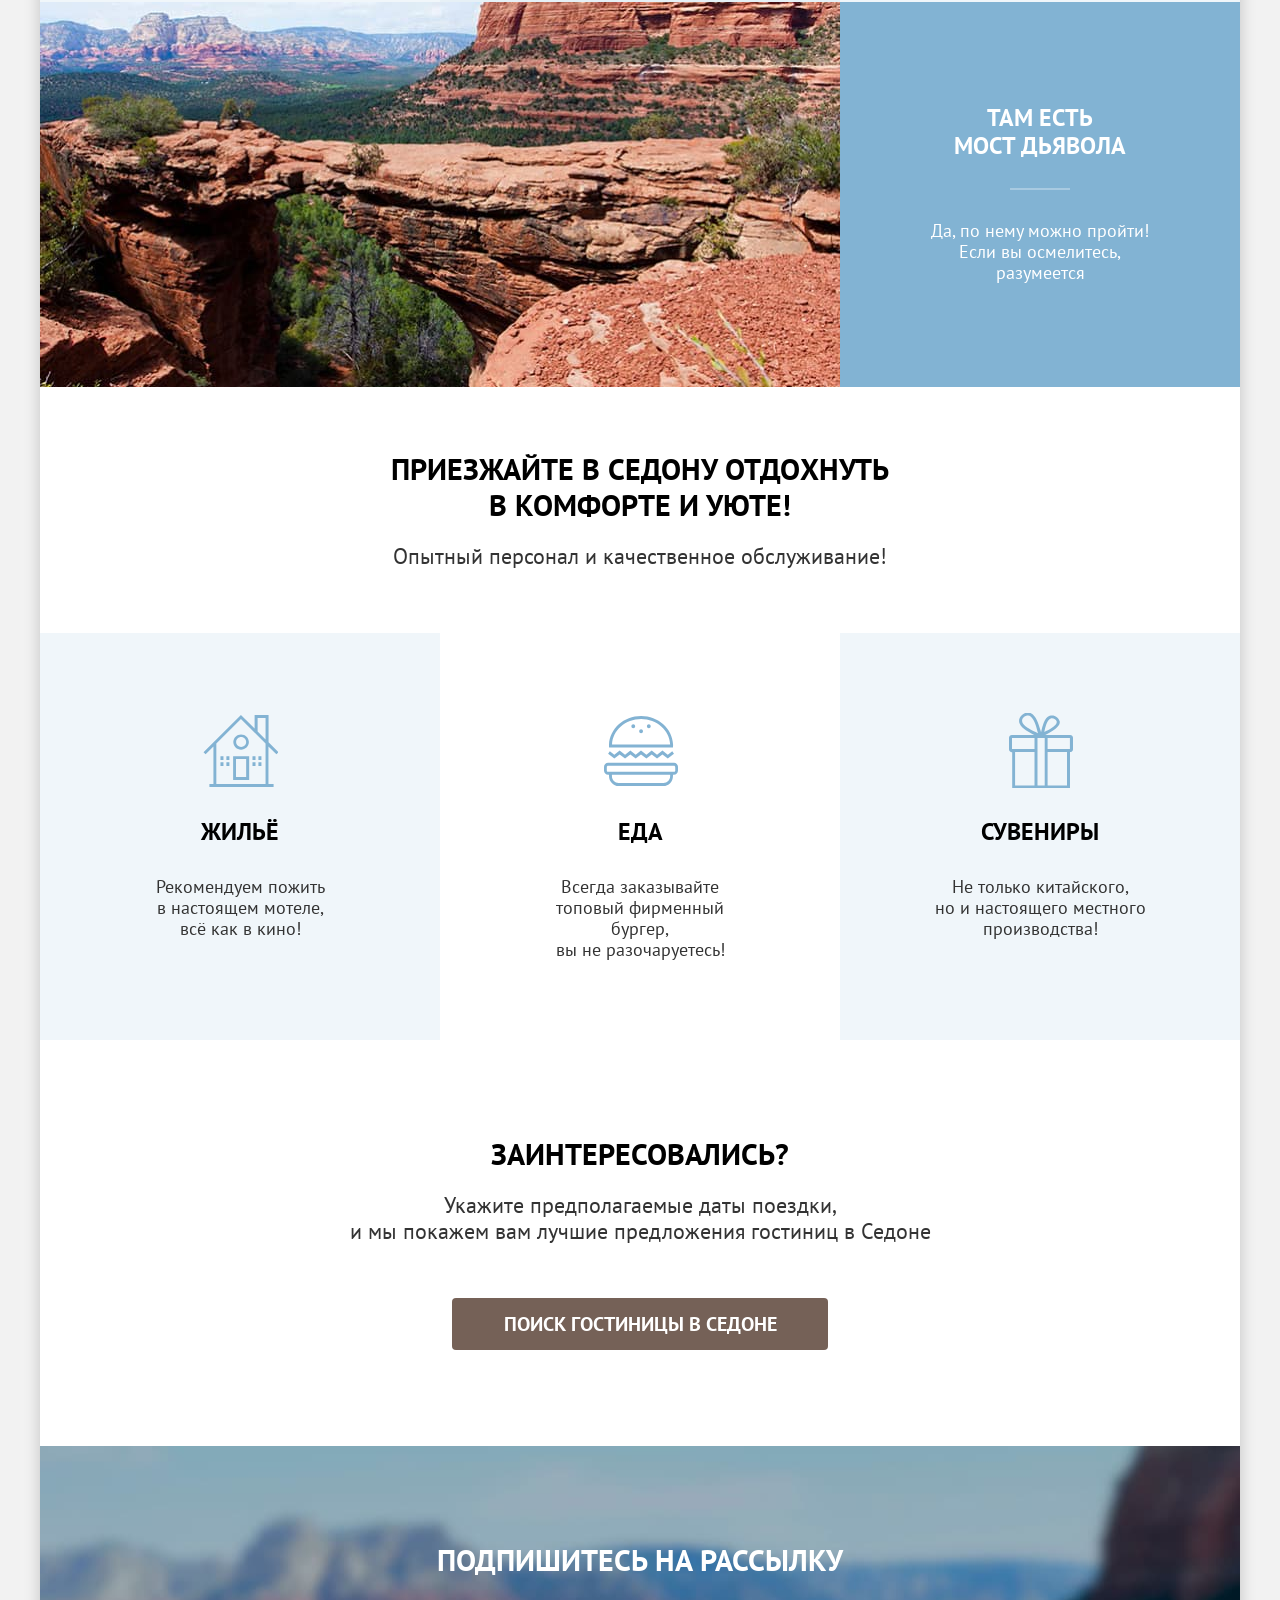
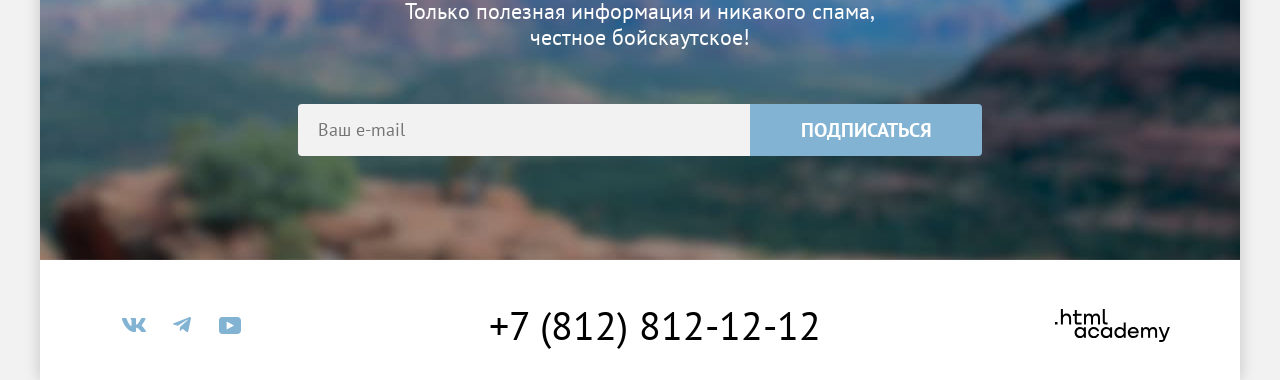
<file: modal.html>
<!DOCTYPE html>
<html lang="ru">
  <head>
    <meta charset="utf-8">
    <title>HTML Academy: Седона</title>
    <link rel="stylesheet" href="styles/styles.css">
    <link rel="icon" href="favicon.ico" sizes="32x32">
  </head>
  <body>
    <div class="page-container">
      <header class="page-header" data-test="header">
        <a href="index.html" class="site-logo">
          <img src="images/site-logo.svg" width="140" height="70" alt="Логотип сайта Седона">
        </a>
        <nav class="nav">
          <ul class="nav-list">
            <li class="nav-item">
              <a class="nav-link nav-link-current">Главная</a>
            </li>
            <li class="nav-item">
              <a href="#" class="nav-link">О Седоне</a>
            </li>
            <li class="nav-item">
              <a href="catalog.html" class="nav-link">Гостиницы</a>
            </li>
          </ul>
          <ul class="nav-user-list">
            <li class="nav-user-item">
              <a href="#" class="nav-user-link search-icon">
                <span class="visually-hidden">Поиск</span>
              </a>
            </li>
            <li class="nav-user-item">
              <a href="#" class="nav-user-link heart-icon">
                <span class="visually-hidden">Избранное</span>
                <span class="favorites-count">12</span>
              </a>
            </li>
          </ul>
          <a href="#" class="btn btn-brown btn-desire">Хочу сюда!</a>
        </nav>
      </header>
      <main class="main-index" data-test="main">
        <section class="hero" data-test="hero">
          <h1 class="visually-hidden">Добро пожаловать в Седона</h1>
          <img src="images/welcome.svg" width="458" height="352" alt="Логотип приветствие Седона" class="hero-logo">
        </section>
        <section class="advantages" data-test="advantages">
          <div class="advantages-block">
            <h2 class="block-title">Седона — небольшой городок в Аризоне, заслуживающий большего!</h2>
            <p class="block-subtitle">Рассмотрим причины, по которым Седона круче, чем Гранд-Каньон!</p>
          </div>
          <ul class="advantages-list">
            <li class="advantages-item advantages-picture">
              <div class="advantages-container">
                <h3 class="item-title">Настоящий городок</h3>
                <p class="item-subtitle">Седона — не аттракцион для туристов, там течёт своя жизнь</p>
              </div>
              <img src="images/city.jpg" width="800" height="385" alt="Фото города Седона" class="advantages-img">
            </li>
            <li class="advantages-item">
              <h3 class="item-title">Небольшая площадь</h3>
              <p class="item-subtitle">Все достопримечательности находятся очень близко</p>
            </li>
            <li class="advantages-item">
              <h3 class="item-title">Красивая<br>дорога</h3>
              <p class="item-subtitle">Ехать в Седону из Лас-Вегаса совсем не скучно!</p>
            </li>
            <li class="advantages-item">
              <h3 class="item-title">Мало<br>туристов</h3>
              <p class="item-subtitle">Большинство едет в Гранд Каньон и толпится там</p>
            </li>
            <li class="advantages-item advantages-picture">
              <img src="images/bridge.jpg" width="800" height="385" alt="Фото моста дьявола" class="advantages-img">
              <div class="advantages-container">
                <h3 class="item-title">Там есть<br>мост дьявола</h3>
                <p class="item-subtitle">Да, по нему можно пройти! Если вы осмелитесь, разумеется</p>
              </div>
            </li>
          </ul>
        </section>
        <section class="services" data-test="service">
          <div class="services-block">
            <h2 class="block-title">Приезжайте в Седону отдохнуть в комфорте и уюте!</h2>
            <p class="block-subtitle">Опытный персонал и  качественное обслуживание!</p>
          </div>
          <h2 class="visually-hidden">Услуги</h2>
          <ul class="services-list">
            <li class="services-item house-icon">
              <h3 class="item-title">Жильё</h3>
              <p class="item-subtitle">Рекомендуем пожить в&nbsp;настоящем мотеле,<br>всё как&nbsp;в&nbsp;кино!</p>
            </li>
            <li class="services-item food-icon">
              <h3 class="item-title">Еда</h3>
              <p class="item-subtitle">Всегда заказывайте<br>топовый фирменный бургер,<br>вы не&nbsp;разочаруетесь!</p>
            </li>
            <li class="services-item souvenir-icon">
              <h3 class="item-title">Сувениры</h3>
              <p class="item-subtitle">Не&nbsp;только китайского,<br>но&nbsp;и&nbsp;настоящего местного производства!</p>
            </li>
          </ul>
        </section>
        <section class="hotel-search" data-test="search">
          <h2 class="block-title">Заинтересовались?</h2>
          <p class="block-subtitle">Укажите предполагаемые даты поездки,<br>и мы покажем вам лучшие предложения гостиниц в Седоне</p>
          <button class="btn btn-brown btn-large" type="button">Поиск гостиницы в седоне</button>
        </section>
        <section class="subscribe subscribe-background" data-test="subscribe">
          <h2 class="block-title">Подпишитесь на рассылку</h2>
          <p class="block-subtitle">Только полезная информация и никакого спама,<br>честное бойскаутское!</p>
          <form action="https://echo.htmlacademy.ru/" class="subscribe-form" method="post">
            <label for="email" class="visually-hidden">Отправить email</label>
            <input type="email" class="subscribe-inp" required aria-label="Электронная почта" name="email" id="email" placeholder="Ваш e-mail">
            <button type="submit" class="btn btn-blue btn-large">Подписаться</button>
          </form>
        </section>
      </main>
      <footer class="page-footer" data-test="footer">
        <ul class="footer-social-list">
          <li class="footer-social-item">
            <a href="#" class="footer-social-link">
              <span class="visually-hidden">VK</span>
              <svg xmlns="http://www.w3.org/2000/svg" width="24" height="14" fill="#83b3d3" viewBox="0 0 24 14">
                <path fill-rule="evenodd" d="M23.45.948c.166-.546 0-.948-.795-.948H20.03c-.668 0-.976.347-1.143.73 0 0-1.335 3.196-3.226 5.272-.612.602-.89.793-1.224.793-.167 0-.418-.191-.418-.738V.948c0-.656-.184-.948-.74-.948H9.151c-.417 0-.668.304-.668.593 0 .621.946.765 1.043 2.513v3.798c0 .833-.153.984-.487.984-.89 0-3.055-3.211-4.34-6.885C4.45.288 4.198 0 3.527 0H.9C.15 0 0 .347 0 .73c0 .682.89 4.07 4.145 8.551C6.315 12.341 9.37 14 12.153 14c1.669 0 1.875-.368 1.875-1.003v-2.313c0-.737.158-.884.687-.884.39 0 1.057.192 2.615 1.667C19.11 13.216 19.403 14 20.405 14h2.625c.75 0 1.126-.368.91-1.096-.238-.724-1.088-1.775-2.215-3.022-.612-.71-1.53-1.475-1.809-1.858-.389-.491-.278-.71 0-1.147 0 0 3.2-4.426 3.533-5.929z" clip-rule="evenodd" />
              </svg>
            </a>
          </li>
          <li class="footer-social-item">
            <a href="#" class="footer-social-link">
              <span class="visually-hidden">Telegram</span>
              <svg xmlns="http://www.w3.org/2000/svg" width="18" height="16" fill="#83b3d3" viewBox="0 0 18 16">
                <path d="M16.785.1.84 6.247C-.248 6.685-.24 7.292.64 7.563L4.735 8.84l9.472-5.976c.448-.273.857-.126.52.172L7.054 9.962H7.05h.002l-.283 4.22c.414 0 .597-.19.829-.413l1.988-1.934 4.136 3.055c.762.42 1.31.204 1.5-.706L17.938 1.39c.278-1.114-.425-1.619-1.153-1.29" />
              </svg>
            </a>
          </li>
          <li class="footer-social-item">
            <a href="#" class="footer-social-link">
              <span class="visually-hidden">YouTube</span>
              <svg xmlns="http://www.w3.org/2000/svg" width="22" height="17" fill="#83b3d3" viewBox="0 0 22 17">
                <path d="M18.607 0H3.174C1.314 0 0 1.594 0 3.4v10.094C0 15.406 1.313 17 3.174 17h15.652C20.468 17 22 15.406 22 13.6V3.4C21.781 1.594 20.468 0 18.607 0M7.662 12.538V4.463L14.995 8.5z" />
              </svg>
            </a>
          </li>
        </ul>
        <div class="footer-contact-wrapper">
          <a href="tel:88128121212" class="footer-contact-number">+7 (812) 812-12-12</a>
        </div>
        <a href="https://htmlacademy.ru/intensive/htmlcss" class="footer-logo-link">
          <svg xmlns="http://www.w3.org/2000/svg" width="115" height="33" role="img" aria-label="Логотип htmlacademy" fill="#000" viewBox="0 0 115 33">
            <path d="M0 12.9v2.6h2.5v-2.6zM11.6 4.5c-1.6 0-2.8.7-3.6 1.7h-.1V0h-2v15.5h2v-5.3c0-2.1 1.3-3.6 3.3-3.6 1.8 0 2.9 1.4 2.9 3.2v5.7h2V9.4c.1-3-1.8-4.9-4.5-4.9M26.6 4.8h-4.8V1.1h-2v3.8h-1.9v2h1.9v6c0 1.7 1 2.7 2.7 2.7h4.1v-2h-3.7c-.7 0-1.1-.4-1.1-1.1V6.8h4.8zM41.1 4.6c-1.6 0-2.9.8-3.5 2.1h-.1c-.6-1.2-1.8-2.1-3.4-2.1-1.4 0-2.5.8-3.1 1.8h-.1V4.8H29v10.6h2V10c0-2 1-3.5 2.6-3.5 1.5 0 2.4 1 2.4 2.6v6.3h2V9.8c0-2.4 1.4-3.3 2.6-3.3 1.5 0 2.4 1 2.4 2.6v6.3h2V8.9c.1-2.5-1.4-4.3-3.9-4.3M47.8 12.7c0 1.7 1 2.7 2.8 2.7h2v-2h-1.7c-.7 0-1.1-.4-1.1-1.1V0h-2zM28.9 19.7c-.9-1.1-2.2-1.8-3.9-1.8-3.1 0-5.4 2.3-5.4 5.6s2.3 5.6 5.4 5.6c1.8 0 3-.8 3.8-1.9h.1v1.6h2V18.2h-2zm-3.6 7.4c-2.2 0-3.6-1.6-3.6-3.6s1.4-3.6 3.6-3.6 3.6 1.6 3.6 3.6c0 1.9-1.4 3.6-3.6 3.6M44.2 22c-.5-2.4-2.6-4.1-5.4-4.1-3.4 0-5.6 2.5-5.6 5.6s2.2 5.6 5.6 5.6c2.8 0 4.9-1.8 5.4-4.2h-2.1c-.4 1.3-1.7 2.3-3.3 2.3-2.2 0-3.6-1.6-3.6-3.6s1.4-3.6 3.6-3.6c1.6 0 2.8 1 3.3 2.2h2.1zM55.1 19.7c-.9-1.1-2.2-1.8-3.9-1.8-3.1 0-5.4 2.3-5.4 5.6s2.3 5.6 5.4 5.6c1.8 0 3-.8 3.8-1.9h.1v1.6h2V18.2h-2zm-3.6 7.4c-2.2 0-3.6-1.6-3.6-3.6s1.4-3.6 3.6-3.6 3.6 1.6 3.6 3.6c0 1.9-1.5 3.6-3.6 3.6M68.7 19.8c-.9-1.1-2.2-1.9-3.9-1.9-3.1 0-5.4 2.3-5.4 5.6s2.2 5.6 5.4 5.6c1.7 0 3-.8 3.8-1.8h.1v1.5h2V13.4h-2zm-3.6 7.3c-2.2 0-3.6-1.6-3.6-3.6s1.4-3.6 3.6-3.6 3.6 1.6 3.6 3.6c-.1 2-1.5 3.6-3.6 3.6M78.3 17.9c-3.3 0-5.5 2.5-5.5 5.6 0 3 2.1 5.6 5.5 5.6 2.5 0 4.5-1.3 5.2-3.6h-2.1c-.5 1-1.6 1.6-3 1.6-1.9 0-3.3-1.3-3.4-2.9h8.8c.2-3.6-2-6.3-5.5-6.3m0 1.9c1.7 0 3 1 3.3 2.6h-6.5c.3-1.5 1.5-2.6 3.2-2.6M98.2 17.9c-1.6 0-2.9.8-3.6 2h-.1c-.6-1.2-1.8-2-3.4-2-1.4 0-2.5.7-3.1 1.8v-1.5h-1.9v10.6h2v-5.4c0-2 1-3.4 2.6-3.5 1.5 0 2.4 1 2.4 2.6v6.3h2v-5.6c0-2.4 1.4-3.3 2.6-3.3 1.5 0 2.4 1 2.4 2.6v6.3h2v-6.5c.1-2.6-1.4-4.4-3.9-4.4M109.4 27l-3.6-8.9h-2.2l4.8 11.6c-.3.9-.7 1.2-1.7 1.2h-2.5v2h2.5c1.8 0 2.8-.8 3.5-2.6l4.7-12.2h-2.1z" />
          </svg>
        </a>
      </footer>
      <div class="modal-container">
        <div class="modal" data-test="modal">
          <button class="modal-close-btn" type="button">
            <span class="visually-hidden">Закрыть</span>
          </button>
          <section class="modal-content">
            <h2 class="modal-title block-title">Поиск гостиницы в Седоне</h2>
            <form action="https://echo.htmlacademy.ru/" method="post" class="modal-form">
              <label class="form-label" for="arrival-date">Дата заезда:</label>
              <div class="form-field">
                <input class="form-input" id="arrival-date" name="arrival-date" type="text" value="27 апреля 2020" required placeholder="Укажите дату">
                <span class="form-message invalid-message">Мы не можем отправить вас в прошлое.</span>
              </div>
              <label class="form-label" for="departure-date">Дата выезда:</label>
              <div class="form-field">
                <input class="form-input" id="departure-date" name="departure-date" type="text" value="1 сентября 2023" required placeholder="Укажите дату">
                <span class="form-message">На эти даты есть свободные номера. Пока есть.</span>
              </div>
              <label class="form-label label-counter" for="adults">Взрослые:</label>
              <div class="form-counter">
                <button type="button" class="counter-btn btn-minus">
                  <span class="visually-hidden">Уменьшить количество</span>
                  <svg width="20" height="20" viewBox="0 0 20 20" fill="rgba(117, 97, 87, 0.3)" xmlns="http://www.w3.org/2000/svg">
                    <path d="M3 9V11H17V9H3Z"/>
                  </svg>
                </button>
                <input class="form-input" id="adults" name="adults" type="number" value="2" max="9999" required>
                <button type="button" class="counter-btn btn-plus">
                  <span class="visually-hidden">Увеличить количество</span>
                  <svg width="20" height="20" viewBox="0 0 20 20" fill="rgba(117, 97, 87, 0.3)" xmlns="http://www.w3.org/2000/svg">
                    <path d="M17 9H11V3H9V9H3V11H9V17H11V11H17V9Z"/>
                  </svg>
                </button>
              </div>
              <div class="label-wrapper">
                <label class="form-label label-counter" for="children">Дети:</label>
                <span class="tooltip">
                  <button class="tooltip-toggle" type="button" aria-labelledby="tooltip-label-count">
                    <span class="visually-hidden">Подробная информация</span>
                  </button>
                  <span class="tooltip-text" role="tooltip" id="tooltip-label-count">Укажите количество детей, которые будут с вами, возраст которых от 6 до 18 лет. Дети до 6 лет размещаются бесплатно.</span>
                </span>
              </div>
              <div class="form-counter">
                <button type="button" class="counter-btn btn-minus">
                  <span class="visually-hidden">Уменьшить количество</span>
                  <svg width="20" height="20" viewBox="0 0 20 20" fill="rgba(117, 97, 87, 0.3)" xmlns="http://www.w3.org/2000/svg">
                    <path d="M3 9V11H17V9H3Z"/>
                  </svg>
                </button>
                <input class="form-input" id="children" name="children" type="number" value="2" max="9999">
                <button type="button" class="counter-btn btn-plus">
                  <span class="visually-hidden">Увеличить количество</span>
                  <svg width="20" height="20" viewBox="0 0 20 20" fill="rgba(117, 97, 87, 0.3)" xmlns="http://www.w3.org/2000/svg">
                    <path d="M17 9H11V3H9V9H3V11H9V17H11V11H17V9Z"/>
                  </svg>
                </button>
              </div>
              <button class="modal-form-submit btn btn-blue btn-large" type="submit">Найти</button>
            </form>
          </section>
        </div>
      </div>
    </div>
  </body>
</html>
</file>
<file: styles/styles.css>
@font-face {
  font-family: "PT Sans";
  font-style: normal;
  font-weight: 400;
  src: url("../fonts/ptsans-400.woff2") format("woff2");
  font-display: swap;
}

@font-face {
  font-family: "PT Sans";
  font-style: normal;
  font-weight: 700;
  src: url("../fonts/ptsans-700.woff2") format("woff2");
  font-display: swap;
}

*,
*::before,
*::after {
  box-sizing: border-box;
}

img {
  max-width: 100%;
  height: auto;
  object-fit: cover;
}

.visually-hidden {
  position: absolute;
  width: 1px;
  height: 1px;
  margin: -1px;
  padding: 0;
  border: 0;
  clip: rect(0 0 0 0);
  overflow: hidden;
}

html {
  height: 100%;
}

body {
  min-height: 100%;
  min-width: 1200px;
  margin: 0;
  font-family: "PT Sans", sans-serif;
  font-size: 18px;
  line-height: 21px;
  color: #333333;
  background-color: #f2f2f2;
}

.page-container {
  display: flex;
  flex-direction: column;
  min-height: 100%;
  width: 1200px;
  margin: 0 auto;
  background-color: #ffffff;
  box-shadow: 0 0 15px 0 rgba(0, 0, 0, 0.2);
}

.main-index {
  flex-grow: 1;
}

/* Навигация */
.page-header {
  position: relative;
  display: flex;
  padding: 0 70px 0 239px;
}

.site-logo {
  position: absolute;
  top: 0;
  left: 70px;
}

.nav {
  display: flex;
  align-items: center;
  width: 100%;
}

.nav-list {
  display: flex;
  flex-wrap: wrap;
  padding: 0;
  margin: 0;
  margin-right: auto;
  list-style: none;
}

.nav-link {
  position: relative;
  display: inline-block;
  padding: 20px 16px;
  font-size: 20px;
  line-height: 24px;
  font-weight: 700;
  text-align: center;
  color: #000000;
  text-decoration: none;
}

.nav-link:hover,
.nav-user-link:hover {
  opacity: 0.6;
}

.nav-link:active,
.nav-user-link:active {
  opacity: 0.3;
}

.nav-link-current::after {
  position: absolute;
  left: 16px;
  right: 16px;
  bottom: 0;
  height: 2px;
  background-color: #756257;
  content: "";
}

.nav-user-list {
  display: flex;
  flex-wrap: wrap;
  min-width: 88px;
  max-width: 220px;
  align-items: center;
  padding: 0;
  margin: 0;
  margin-right: 20px;
  list-style: none;
}

.nav-user-link {
  position: relative;
  display: block;
  width: 44px;
  height: 64px;
  text-decoration: none;
}

.search-icon {
  background: url("../images/icons/search.svg") no-repeat center;
}

.heart-icon {
  background: url("../images/icons/heart.svg") no-repeat center;
}

.favorites-count {
  position: absolute;
  top: 11px;
  right: 4px;
  height: 20px;
  min-width: 20px;
  padding: 0 4px;
  font-size: 10px;
  line-height: 21px;
  color: #ffffff;
  background-color: #7db54f;
  border-radius: 10px;
}

.btn-desire {
  min-width: 160px;
}

/* Hero секция */
.hero {
  padding: 51px 371px 78px;
  background-image: url("../images/welcome-divider.svg"), url("../images/welcome-background.jpg");
  background-color: #aec4dc;
  background-repeat: no-repeat, no-repeat;
  background-size: contain, cover;
  background-position: bottom, center;
}

/* Секция преимущества (главная страница) */
.advantages-block {
  padding: 70px 270px 90px;
  text-align: center;
}

.advantages-block .block-title {
  margin-bottom: 25px;
}

.block-title {
  margin: 0;
  font-size: 30px;
  line-height: 36px;
  font-weight: 700;
  color: #000000;
  text-transform: uppercase;
}

.block-subtitle {
  margin: 0;
  font-size: 22px;
  line-height: 26px;
}

.advantages-block .title {
  margin-bottom: 25px;
}

.advantages-item.advantages-picture .item-title {
  color: #ffffff;
}

.advantages-list {
  display: flex;
  flex-wrap: wrap;
  margin: 0;
  padding: 0;
  list-style: none;
}

.advantages-item {
  min-height: 385px;
  width: 400px;
  padding: 113px 85px 112px;
  text-align: center;
}

.item-title {
  margin: 0;
  font-size: 24px;
  line-height: 28px;
  font-weight: 700;
  color: #000000;
  text-transform: uppercase;
}

.item-subtitle {
  margin: 0;
}

.advantages-item.advantages-picture .advantages-container {
  padding: 102px 85px;
  text-align: center;
}

.advantages-item:nth-child(2n) {
  background-color: rgba(131, 179, 211, 0.12);
}

.advantages-item:nth-child(2n + 1) {
  background-color: rgba(131, 179, 211, 0.2);
}

.advantages-item.advantages-picture {
  display: flex;
  width: 100%;
  padding: 0;
  color: #ffffff;
  background-color: #82b3d3;
}

.advantages-item .item-title {
  position: relative;
  padding-bottom: 29px;
  margin-bottom: 31px;
}

.advantages-item .item-title::after {
  position: absolute;
  bottom: 0;
  left: 50%;
  margin-left: -30px;
  width: 60px;
  height: 2px;
  transform: translateY(50%);
  background-color: currentColor;
  opacity: 0.3;
  content: "";
}

/* Cекция услуги (главная страница) */
.services-block {
  padding: 64px 345px;
  text-align: center;
}

.services-block .block-title {
  margin-bottom: 20px;
}

.services-list {
  display: flex;
  flex-wrap: wrap;
  padding: 0;
  margin: 0;
  list-style: none;
}

.services-item {
  padding: 80px 85px;
  min-height: 385px;
  width: 400px;
  text-align: center;
}

.services-item::before {
  display: block;
  margin: 0 auto;
  margin-bottom: 30px;
  height: 75px;
  width: 75px;
  content: "";
}

.house-icon::before {
  background: url("../images/icons/house.svg") no-repeat center;
}

.food-icon::before {
  background: url("../images/icons/food.svg") no-repeat center;
}

.souvenir-icon::before {
  background: url("../images/icons/souvenir.svg") no-repeat center;
}

.services-item .item-title {
  margin-bottom: 30px;
}

.services-item:nth-child(2n + 1) {
  background-color: rgba(131, 179, 211, 0.12);
}

/* Поиск отеля (главная страница) */
.hotel-search {
  padding: 96px 304px;
  text-align: center;
}

.hotel-search .block-title {
  margin-bottom: 20px;
}

.hotel-search .block-subtitle {
  margin-bottom: 54px;
}

.hotel-search .btn {
  min-width: 376px;
}

/* Подписка */
.subscribe {
  padding: 96px 258px 104px;
  text-align: center;
}

.subscribe .block-title {
  margin-bottom: 20px;
}

.subscribe.subscribe-background .block-title {
  color: #ffffff;
}

.subscribe .block-subtitle {
  margin-bottom: 54px;
}

.subscribe-background {
  color: #ffffff;
  background-image: url("../images/subscribe-background.jpg");
  background-repeat: no-repeat;
  background-size: cover;
  background-color: #486778;
  background-position: center;
}

.subscribe-form {
  display: flex;
}

.subscribe-form .btn {
  min-width: 232px;
  border-radius: 0 4px 4px 0;
}

.subscribe-inp {
  width: 452px;
  padding: 12px 20px;
  font-family: inherit;
  font-size: 18px;
  line-height: 24px;
  border: none;
  background-color: #f2f2f2;
  border-top-left-radius: 4px;
  border-bottom-left-radius: 4px;
}

/* Фильтр гостиниц (каталог) */
.main-inner {
  flex-grow: 1;
}

.inner-header {
  padding: 35px 70px 70px;
  background-image: url("../images/filter-background.jpg");
  background-repeat: no-repeat;
  background-size: cover;
  background-color: #87aecd;
  background-position: center;
}

.inner-header-title {
  margin: 0;
  margin-bottom: 8px;
  font-size: 60px;
  line-height: 78px;
  font-weight: 700;
  color: #ffffff;
}

.breadcrumbs {
  display: flex;
  flex-wrap: wrap;
  gap: 10px;
  padding: 0;
  margin: 0;
  margin-bottom: 40px;
  font-size: 16px;
  color: #ffffff;
  list-style: none;
}

.breadcrumbs-link {
  display: block;
  min-width: 15px;
  min-height: 21px;
}

.breadcrumbs-link:hover {
  opacity: 0.6;
}

.breadcrumbs-link:active {
  opacity: 0.3;
}

.breadcrumbs-item:not(:last-child) {
  position: relative;
  padding-right: 17px;
}

.breadcrumbs-item:not(:last-child)::after {
  position: absolute;
  top: 50%;
  right: 0;
  width: 8px;
  height: 21px;
  transform: translateY(-50%);
  background: url("../images/icons/breadcrumbs.svg") no-repeat center;
  content: "";
}

.breadcrumbs-link-home {
  background: url("../images/icons/home.svg") no-repeat center;
}

.catalog {
  padding: 50px 70px 60px;
}

.catalog-filter {
  display: flex;
}

.catalog-filter-group {
  padding: 0;
  margin: 0;
  border: none;
}

.catalog-filter-group:not(:last-child) {
  margin-right: 72px;
}

.catalog-filter-group:nth-child(2) {
  margin-right: auto;
}

.catalog-filter .group-range {
  margin-right: 70px;
}

.catalog-filter-title {
  padding: 0;
  margin-bottom: 32px;
  font-size: 20px;
  line-height: 24px;
  font-weight: 700;
  color: #ffffff;
}

.catalog-filter-item:not(:last-child) {
  margin-bottom: 16px;
}

.catalog-filter input {
  font-family: inherit;
}

.catalog-filter-list {
  padding: 0;
  margin: 0;
  list-style: none;
}

.catalog-filter-item {
  font-size: 18px;
  line-height: 23px;
  color: #ffffff;
}

.control {
  position: relative;
  display: block;
  padding-left: 36px;
}

.control:hover {
  opacity: 0.6;
}

.control-input:focus-visible + .control-mark {
  opacity: 1;
  outline: 3px solid #83b3d3;
}

.control-input:disabled + .control-mark,
.control-input:disabled ~ .control-label {
  opacity: 0.3;
}

.control:active {
  opacity: 0.3;
}

.control-mark {
  position: absolute;
  top: 2px;
  left: 0;
  width: 20px;
  height: 20px;
  background-color: #ffffff;
}

.control-input[type="checkbox"] + .control-mark {
  border-radius: 4px;
}

.control-input[type="radio"] + .control-mark {
  border-radius: 50%;
}

.control-input[type="checkbox"]:checked + .control-mark::after {
  position: absolute;
  width: 12px;
  height: 10px;
  top: 50%;
  left: 50%;
  transform: translate(-50%, -50%);
  background: url("../images/icons/checkbox.svg");
  content: "";
}

.control-input[type="radio"]:checked + .control-mark::after {
  position: absolute;
  width: 10px;
  height: 10px;
  top: 50%;
  left: 50%;
  transform: translate(-50%, -50%);
  background-color: #3f5e72;
  border-radius: 50%;
  content: "";
}

.control-input-minmax {
  width: 143px;
  padding: 12px 50px 12px 20px;
  border: 0;
  font-size: 18px;
  line-height: 24px;
  font-weight: 700;
  background-color: #f2f2f2;
}

.control-input-minmax:hover {
  background-color: #e5e5e5;
}

.control-input-minmax:focus {
  background-color: #e5e5e5;
  outline: 3px solid #83b3d3;
}

.range-input {
  position: relative;
}

.input-min {
  border-top-left-radius: 4px;
  border-bottom-left-radius: 4px;
}

.input-max {
  border-top-right-radius: 4px;
  border-bottom-right-radius: 4px;
}

.range-label {
  position: absolute;
  top: 50%;
  right: 20px;
  margin-top: -12px;
  line-height: 24px;
  color: rgba(0, 0, 0, 0.3);
}

.control-input-minmax::-webkit-outer-spin-button,
.control-input-minmax::-webkit-inner-spin-button {
  appearance: none;
}

.range-input input[type="number"] {
  appearance: textfield;
}

.catalog-filter-buttons {
  padding-top: 56px;
}

.catalog-filter-buttons button {
  display: block;
  min-width: 191px;
}

.catalog-filter-submit {
  margin-bottom: 32px;
}

.range {
  padding-bottom: 8px;
}

.range-wrapper-inputs {
  display: flex;
  gap: 2px;
  margin-bottom: 44px;
}

.range-scale {
  position: relative;
  height: 4px;
  background-color: rgba(255, 255, 255, 0.3);
}

.range-bar {
  position: absolute;
  height: 4px;
  background-color: #ffffff;
}

.range-toggle {
  position: absolute;
  width: 20px;
  height: 20px;
  background: #ffffff;
  border: none;
  border-radius: 5px;
  cursor: pointer;
}

.range-toggle:hover {
  box-shadow: 0 4px 10px 0 rgba(0, 0, 0, 0.25);
}

.range-toggle:focus-visible {
  outline: 3px solid #83b3d3;
  box-shadow: 0 4px 10px 0 rgba(0, 0, 0, 0.25);
}

.range-toggle:active {
  outline: 2px solid #83b3d3;
  box-shadow: 0 7px 15px 0 rgba(0, 0, 0, 0.4);
}

.toggle-min {
  top: -8px;
  left: 1px;
}

.toggle-max {
  top: -8px;
  right: -1px;
}

/* Поиск (каталог) */
.search {
  display: flex;
  align-items: center;
  margin-bottom: 40px;
}

.search-title {
  margin: 0;
  margin-right: auto;
  font-size: 30px;
  line-height: 36px;
  font-weight: 700;
  color: #000000;
  text-transform: uppercase;
}

.select-control {
  padding: 12px 48px 12px 18px;
  min-width: 292px;
  height: 49px;
  margin-right: 70px;
  font-family: inherit;
  font-size: 18px;
  line-height: 21px;
  color: inherit;
  border: 2px solid #e5e5e5;
  background: url("../images/icons/arrow.svg") no-repeat right 18px center;
  border-radius: 4px;
  appearance: none;
}

.select-control:hover,
.select-control:focus-visible {
  border-color: #68a2ca;
  outline: none;
}

.select-control:disabled {
  color: #000000;
  border-color: #000000;
  opacity: 0.3;
}

.view-list {
  display: flex;
  flex-wrap: wrap;
  gap: 8px;
  flex: 0 0 160px;
  padding: 0;
  margin: 0;
  list-style: none;
}

.view-link {
  display: block;
  width: 48px;
  height: 48px;
  border: 2px solid #e5e5e5;
  border-radius: 4px;
}

.view-link:hover,
.view-link:active {
  border-color: #000000;
}

.view-link:focus-visible {
  border-color: #68a2ca;
  outline: none;
}

.view-link-current {
  border-color: #000000;
}

.view-tile-icon {
  background: url("../images/icons/mode-tile.svg") no-repeat center;
}

.view-card-icon {
  background: url("../images/icons/mode-slideshow.svg") no-repeat center;
}

.view-list-icon {
  background: url("../images/icons/mode-list.svg") no-repeat center;
}

/* Отели (каталог) */
.hotels-list {
  display: grid;
  grid-template-columns: repeat(3, 1fr);
  gap: 18px;
  padding: 0;
  margin: 0;
  padding-bottom: 40px;
  margin-bottom: 40px;
  border-bottom: 1px solid #e5e5e5;
  list-style: none;
}

.hotels-card {
  display: flex;
  flex-direction: column;
  padding: 19px;
  border: 1px solid #e5e5e5;
  border-radius: 4px;
}

.hotels-card-photo {
  width: 100%;
  margin-bottom: 16px;
}

.hotels-card-type {
  margin: 0;
}

.hotels-card-title {
  flex-grow: 1;
  margin: 0;
  margin-bottom: 16px;
  font-size: 24px;
  line-height: 28px;
  font-weight: 700;
  color: #000000;
}

.hotels-card-price {
  margin: 0;
  text-align: right;
}

.hotels-card-link {
  text-decoration: none;
}

.hotels-card-container {
  display: grid;
  grid-template-columns: repeat(2, 1fr);
  gap: 17px 20px;
}

.hotels-card .btn {
  min-width: 140px;
}

.hotels-card-stars {
  height: 36px;
  background-image: url("../images/icons/star.svg");
  background-repeat: space no-repeat;
  background-position: left center;
}

.two-stars {
  width: 42px;
}

.three-stars {
  width: 66px;
}

.four-stars {
  width: 89px;
}

.hotels-card-rating {
  display: inline-block;
  width: 140px;
  padding: 8px 20px;
  margin: 0;
  font-size: 16px;
  line-height: 20px;
  text-align: center;
  text-transform: uppercase;
  background-color: #f2f2f2;
  border-radius: 4px;
}

/* Пагинация */
.pagination-list {
  display: flex;
  flex-wrap: wrap;
  padding: 0;
  margin: 0;
  align-items: baseline;
  gap: 8px;
  list-style: none;
}

.pagination-item {
  min-width: 60px;
  text-align: center;
}

.pagination-link {
  display: block;
  padding: 11px;
  font-size: 20px;
  line-height: 36px;
  font-weight: 700;
  color: #ffffff;
  text-align: center;
  background-color: #82b3d3;
  text-decoration: none;
  border-radius: 4px;
  border: 1px solid transparent;
}

.pagination-item:hover .pagination-link:not(.pagination-link-current),
.pagination-item:focus-visible .pagination-link:not(.pagination-link-current) {
  border-color: #82b3d3;
  background-color: #68a2ca;
}

.pagination-item:active .pagination-link:not(.pagination-link-current) {
  color: rgba(255, 255, 255, 0.3);
  background-color: #82b3d3;
}

.pagination-link-current {
  color: #000000;
  background-color: #f2f2f2;
}

/* Футер */
.page-footer {
  display: flex;
  justify-content: space-between;
  align-items: center;
  padding: 45px 70px 35px;
}

.footer-social-list {
  display: flex;
  flex-wrap: wrap;
  min-width: 144px;
  max-width: 240px;
  margin: 0;
  padding: 0;
  list-style: none;
}

.footer-social-link {
  display: flex;
  justify-content: center;
  align-items: center;
  width: 48px;
  height: 40px;
}

.footer-social-link:hover svg,
.footer-social-link:focus-visible svg {
  fill: #68a2ca;
}

.footer-social-link:active svg {
  opacity: 0.3;
}

.footer-contact-wrapper {
  display: flex;
  flex-direction: column;
  text-align: center;
}

.footer-contact-number {
  font-size: 40px;
  line-height: 40px;
  color: #000000;
  text-decoration: none;
}

.footer-contact-number:hover,
.footer-contact-number:focus-visible {
  color: #756157;
}

.footer-contact-number:active {
  opacity: 0.3;
}

.footer-logo-link {
  display: block;
  width: 115px;
  height: 33px;
}

.footer-logo-link:hover svg,
.footer-logo-link:focus-visible svg {
  fill: #756157;
}

.footer-logo-link:active svg {
  opacity: 0.3;
}

/* Кнопки */
.btn {
  display: inline-block;
  padding: 8px 18px;
  font-family: inherit;
  font-size: 16px;
  line-height: 20px;
  font-weight: 700;
  text-align: center;
  text-decoration: none;
  color: #ffffff;
  text-transform: uppercase;
  border: none;
  border-radius: 4px;
  cursor: pointer;
}

.btn-large {
  font-size: 20px;
  line-height: 36px;
}

.btn-brown {
  background-color: #756157;
}

.btn-brown:hover,
.btn-brown:focus-visible {
  background-color: #615048;
}

.btn-brown:active {
  color: rgba(255, 255, 255, 0.3);
  background-color: #756157;
}

.btn-blue {
  background-color: #82b3d3;
}

.btn-blue:hover,
.btn-blue:focus-visible {
  background-color: #68a2ca;
}

.btn-blue:active {
  color: rgba(255, 255, 255, 0.3);
  background-color: #82b3d3;
}

.btn-green {
  background-color: #7db54f;
}

.btn-green:hover,
.btn-green:focus-visible {
  background-color: #6c9e42;
}

.btn-green:active {
  background-color: #7db54f;
  color: rgba(255, 255, 255, 0.3);
}

.btn-transparent {
  background-color: transparent;
}

.btn-transparent:hover {
  opacity: 0.6;
}

.btn-transparent:focus-visible {
  outline: 3px solid #83b3d3;
}

.btn-transparent:active {
  color: rgba(255, 255, 255, 0.3);
  outline: none;
}

.btn:disabled {
  background-color: #e5e5e5;
}

.btn-transparent:disabled {
  background-color: transparent;
  opacity: 0.1;
}

/* Модальное окно */
.modal-container {
  position: fixed;
  top: 0;
  left: 0;
  display: flex;
  justify-content: center;
  align-items: center;
  height: 100%;
  width: 100%;
  background-color: rgba(242, 242, 242, 0.8);
}

.modal-hidden {
  display: none;
}

.modal {
  position: relative;
  width: 717px;
  max-height: 100vh;
  padding: 64px 70px;
  overflow-y: auto;
  background-color: #ffffff;
  border-radius: 30px;
  box-shadow: 0 25px 50px 0 rgba(0, 0, 0, 0.15);
}

.modal-close-btn {
  position: absolute;
  top: 64px;
  right: 52px;
  padding: 0;
  width: 52px;
  height: 52px;
  background-color: #f2f2f2;
  border: none;
  border-radius: 50%;
  cursor: pointer;
}

.modal-close-btn::before {
  display: block;
  width: 52px;
  height: 52px;
  background: url("../images/icons/cross.svg") no-repeat center;
  content: "";
}

.modal-close-btn:hover {
  background-color: #e5e5e5;
}

.modal-close-btn:focus-visible {
  background-color: #e5e5e5;
  outline: 3px solid #83b3d3;
}

.modal-close-btn:active {
  background-color: #e5e5e5;
}

.modal-close-btn:active::before {
  opacity: 0.3;
}

.modal-form {
  display: grid;
  grid-template-columns: auto 198px auto min-content;
  align-items: baseline;
}

.modal-title {
  padding-right: 50px;
  margin-bottom: 65px;
}

.form-label {
  margin-right: 18px;
  font-size: 20px;
  line-height: 24px;
  font-weight: 700;
  color: #000000;
  text-transform: capitalize;
}

.form-input {
  height: 48px;
  font-family: inherit;
  font-size: 18px;
  line-height: 24px;
  font-weight: 700;
  color: #000000;
  border: none;
  background-color: #f2f2f2;
}

.form-message {
  padding: 0 20px;
  font-size: 16px;
  line-height: 21px;
  font-weight: 400;
}

.invalid-message {
  color: #ff5757;
}

.form-field {
  display: flex;
  flex-direction: column;
  min-width: 440px;
  margin-bottom: 23px;
  grid-column: 2 / -1;
}

.form-field .form-input {
  padding: 12px 60px 12px 20px;
  margin-bottom: 4px;
  background: url("../images/icons/date.svg") no-repeat right 20px center #f2f2f2;
  border-radius: 4px;
}

.form-field .form-input:hover {
  background-color: #e6e6e6;
}

.form-field .form-input:focus {
  outline: 3px solid #83b3d3;
}

.modal-form-submit {
  margin-top: 48px;
  grid-column: 1 / -1;
}

.modal-form .btn {
  padding: 18px 77px;
  line-height: 24px;
  border-radius: 10px;
}

.form-counter .counter-btn {
  position: relative;
  padding: 0;
  width: 40px;
  height: 48px;
  border: 0;
  background-color: #f2f2f2;
  cursor: pointer;
}

.counter-btn svg {
  position: absolute;
  top: 50%;
  left: 50%;
  transform: translate(-50%, -50%);
  border-radius: 4px;
}

.counter-btn:hover svg {
  fill: #000000;
}

.counter-btn:focus-visible svg {
  outline: 3px solid #82b3d3;
  fill: #000000;
}

.counter-btn:active svg {
  fill: #000000;
  opacity: 0.2;
}

.btn-minus {
  border-top-left-radius: 4px;
  border-bottom-left-radius: 4px;
}

.btn-plus {
  border-top-right-radius: 4px;
  border-bottom-right-radius: 4px;
}

.label-counter {
  align-self: center;
}

.form-counter {
  display: flex;
}

.form-counter:last-of-type {
  justify-self: end;
}

.form-counter input {
  width: 31px;
  padding: 0 5px;
  line-height: 20px;
  text-align: center;
}

.form-counter input::-webkit-outer-spin-button,
.form-counter input::-webkit-inner-spin-button {
  appearance: none;
}

.form-counter input[type="number"] {
  appearance: textfield;
}

.label-wrapper {
  display: flex;
  margin-right: 10px;
  align-self: center;
}

.label-wrapper .form-label {
  margin-right: 11px;
}

.tooltip {
  position: relative;
}

.tooltip-toggle {
  display: block;
  width: 26px;
  height: 26px;
  padding: 0;
  border: 0;
  border-radius: 50%;
  background: url("../images/icons/info.svg") no-repeat center #83b3d3;
}

.tooltip-toggle:hover + .tooltip-text,
.tooltip-toggle:focus-visible + .tooltip-text {
  display: block;
}

.tooltip-text {
  position: absolute;
  display: none;
  top: 41px;
  padding: 19px 19px 23px 23px;
  width: 256px;
  font-size: 16px;
  line-height: 20px;
  color: #ffffff;
  transform: translate(-50%) translate(13px);
  border-radius: 10px;
  background-color: #333333;
  box-shadow: 0 15px 30px 0 rgba(0, 0, 0, 0.3);
}

.tooltip-text::after {
  position: absolute;
  top: -9px;
  left: 0;
  right: 0;
  width: 19px;
  height: 9px;
  margin: 0 auto;
  background: url("../images/icons/tooltip-arrow.svg");
  content: "";
}
</file>
